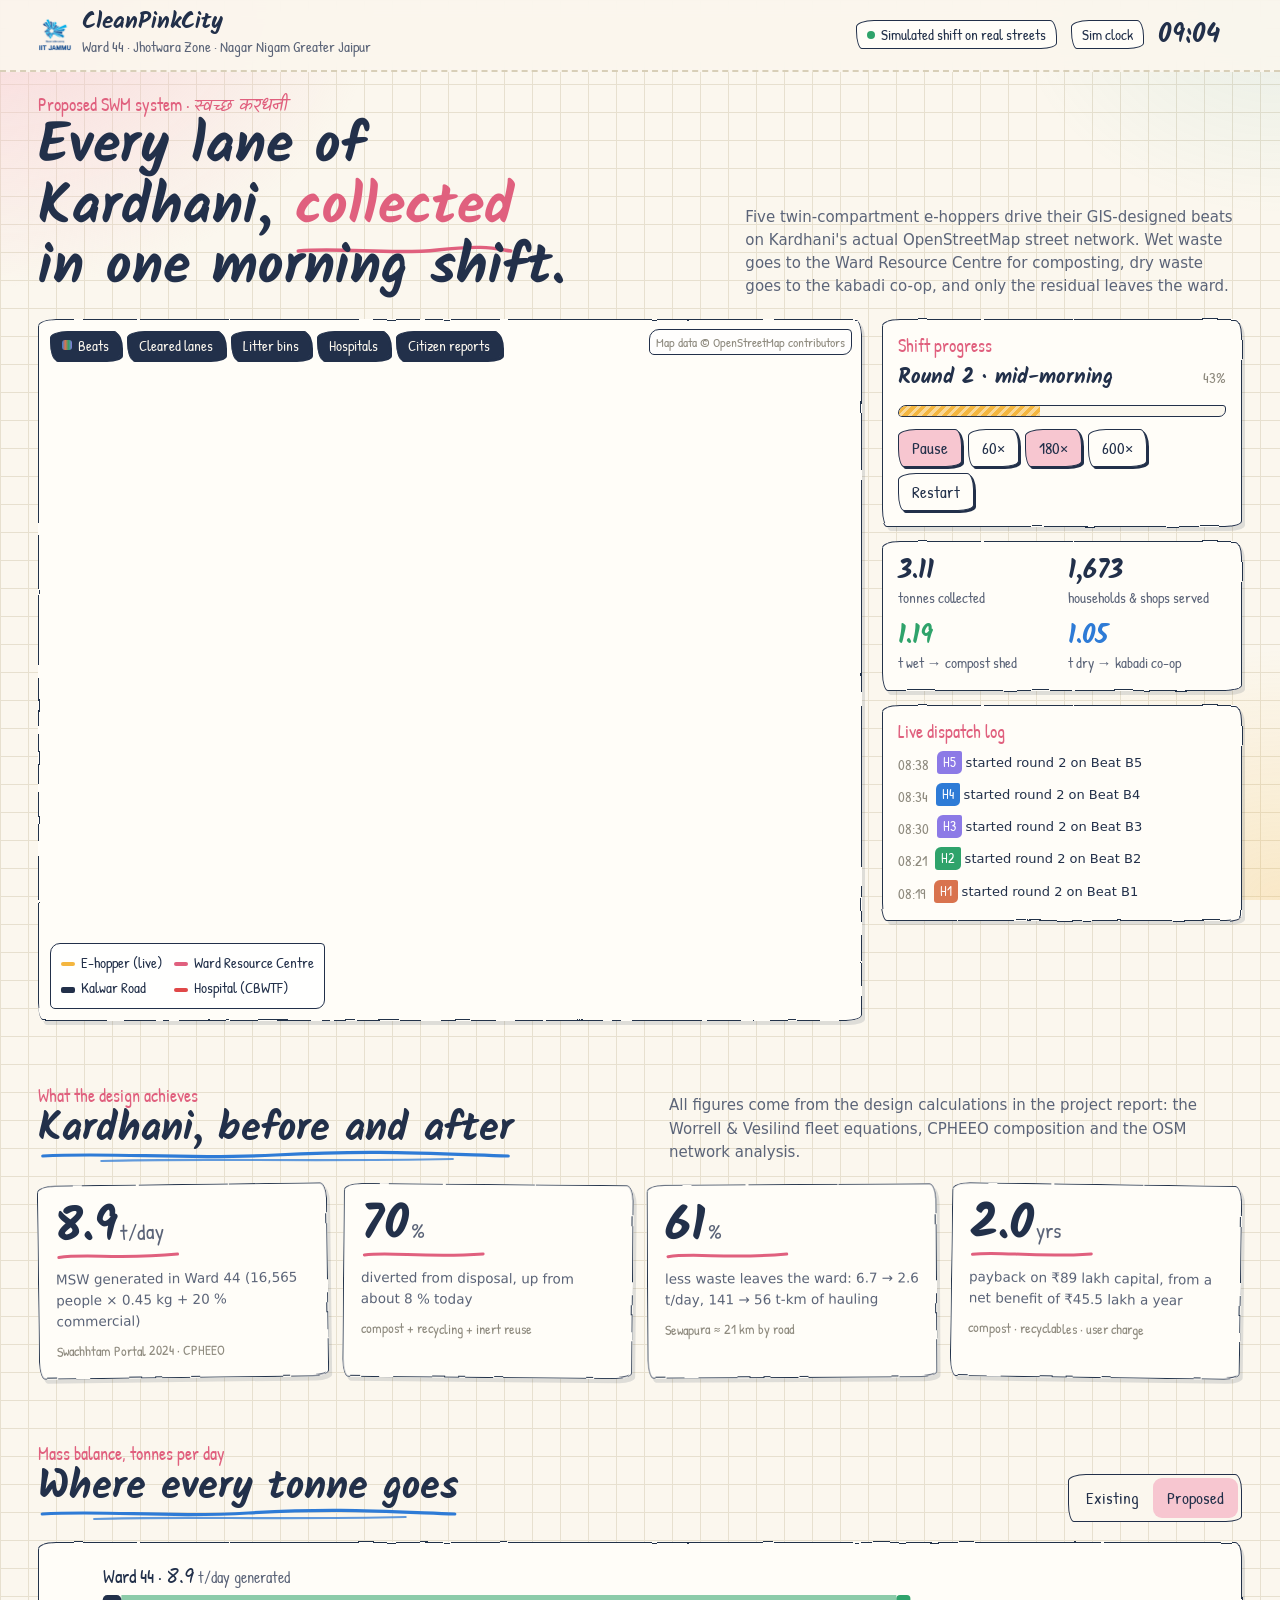
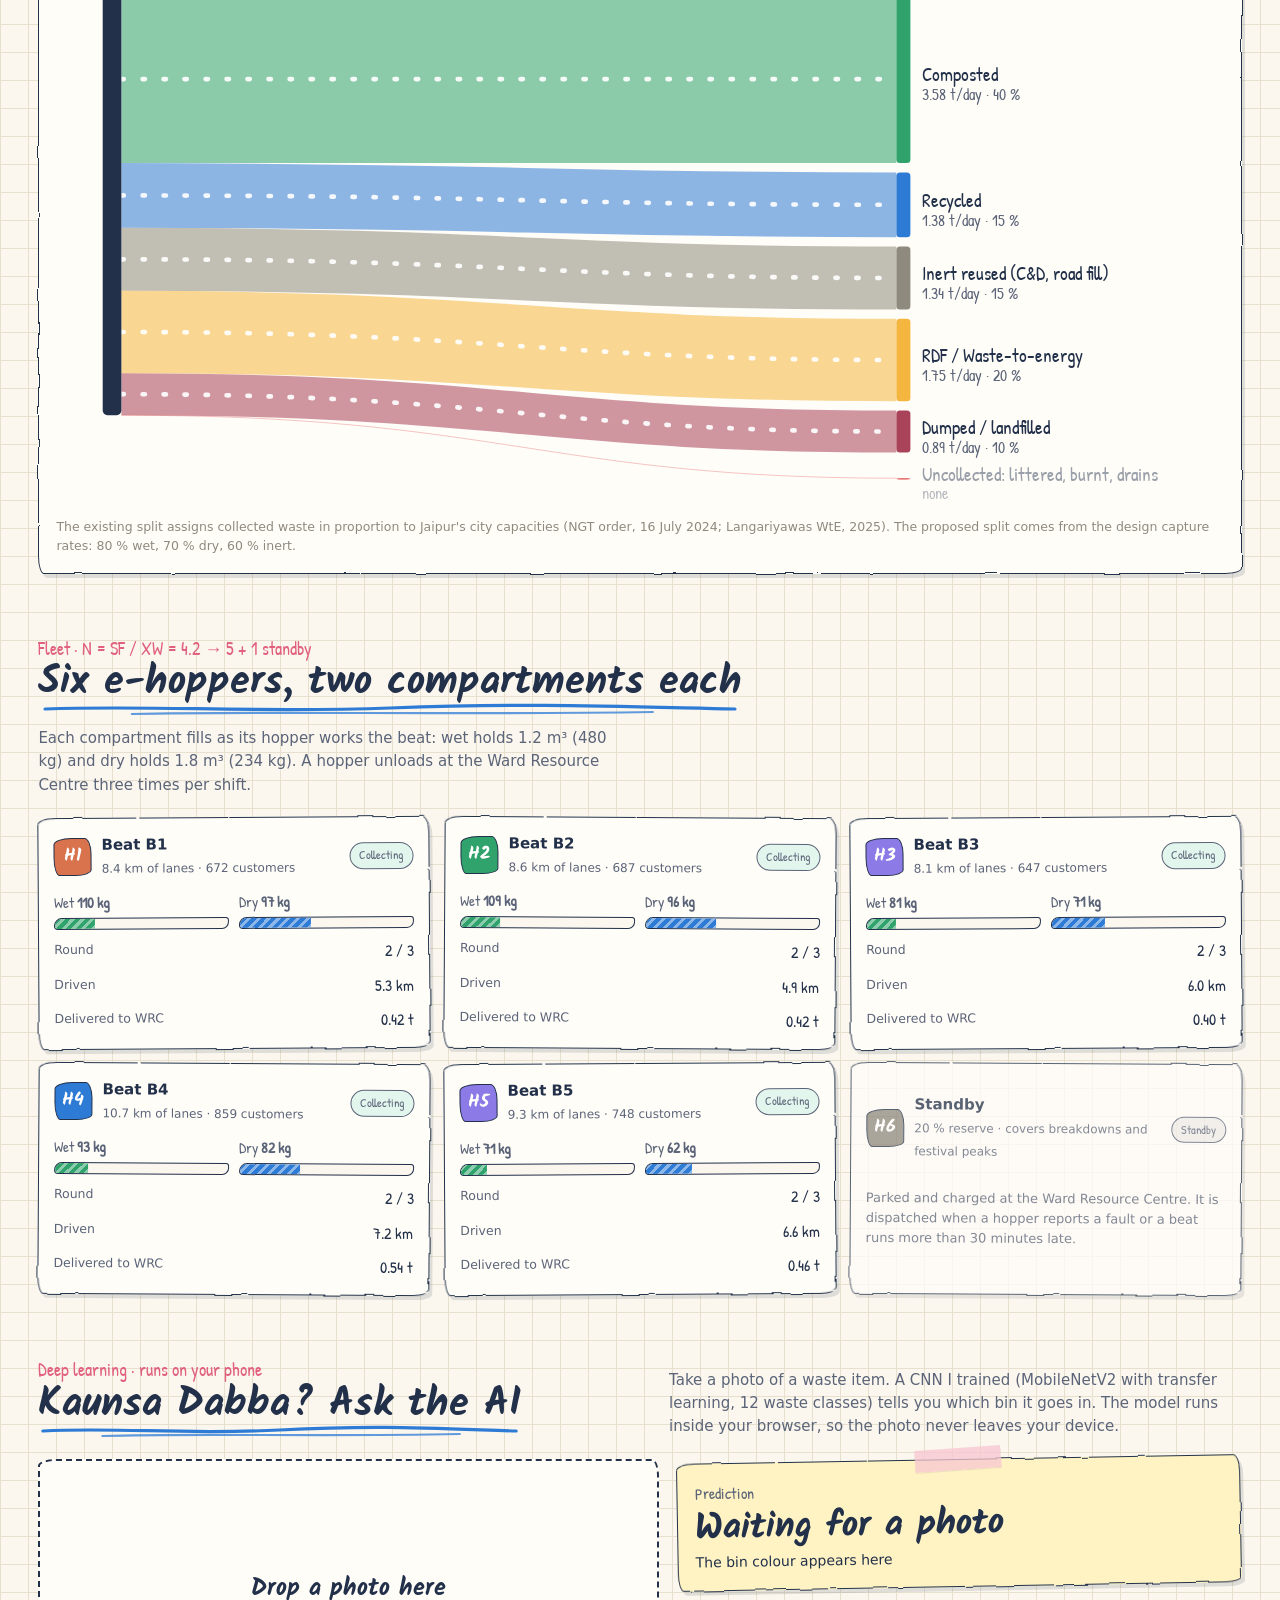
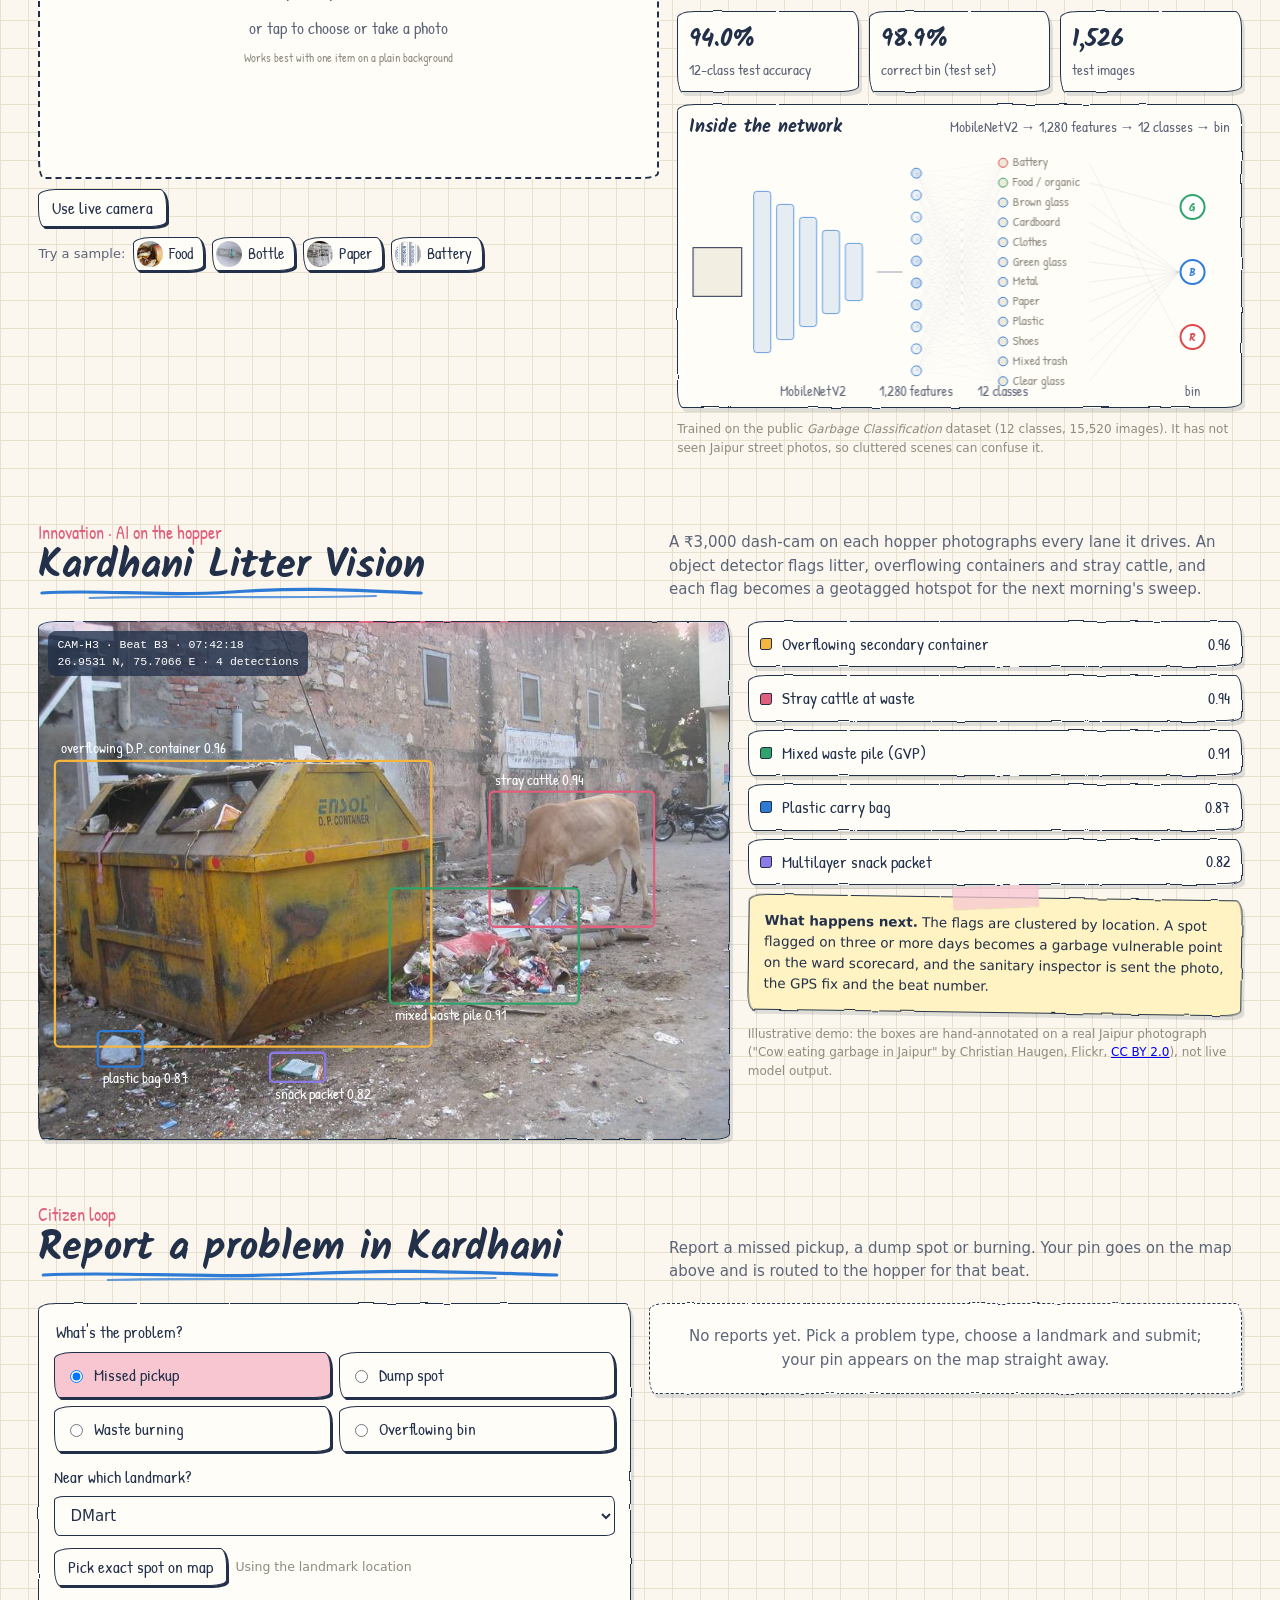
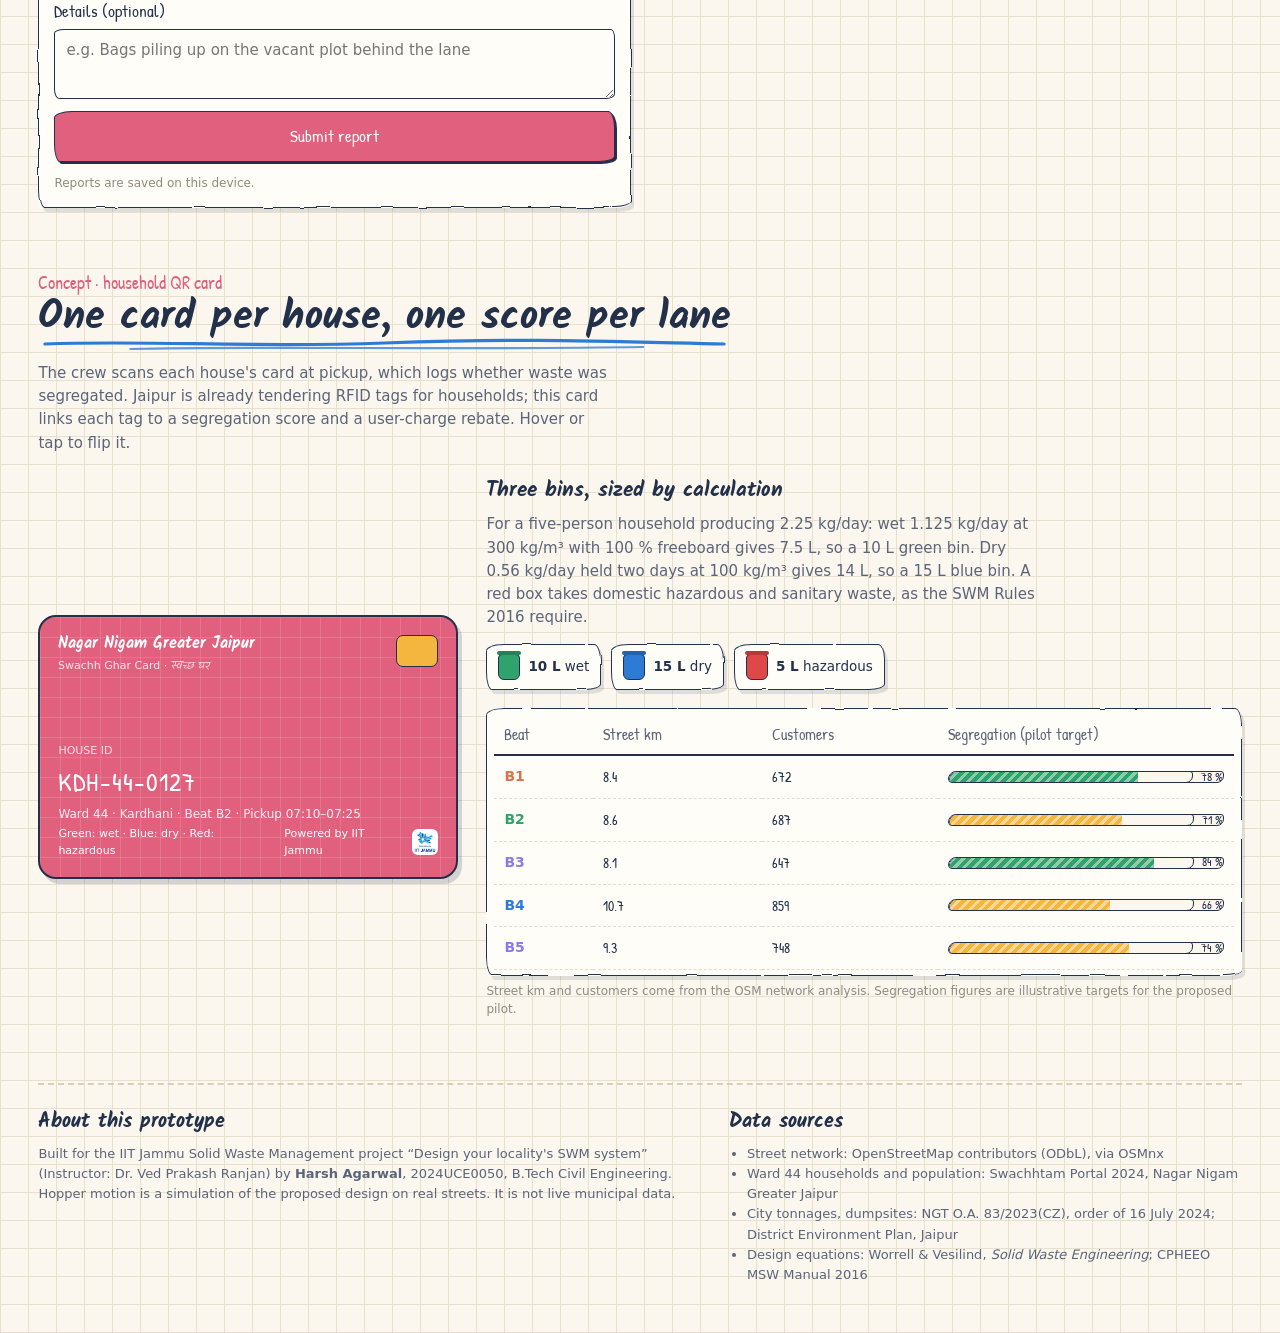
<file: web/index.html>
<!doctype html>
<html lang="en">
<head>
<meta charset="utf-8">
<meta name="viewport" content="width=device-width,initial-scale=1,viewport-fit=cover">
<meta name="author" content="Harsh Agarwal">
<meta name="description" content="CleanPinkCity: simulated ward-level SWM system for Kardhani (Ward 44), Jaipur.">
<title>CleanPinkCity</title>
<link rel="preconnect" href="https://fonts.googleapis.com">
<link rel="preconnect" href="https://fonts.gstatic.com" crossorigin>
<link rel="stylesheet" href="https://fonts.googleapis.com/css2?family=Kalam:wght@400;700&family=Patrick+Hand&display=swap">
<script src="vendor/qrcode.min.js"></script>
<link rel="stylesheet" href="css/base.css">
<link rel="stylesheet" href="css/hero.css">
<link rel="stylesheet" href="css/sections.css">
<link rel="stylesheet" href="css/bin-sorter.css">
<link rel="stylesheet" href="css/doodle.css">
<link rel="stylesheet" href="css/responsive.css">
<script defer src="js/data.js"></script>
<script defer src="js/core.js"></script>
<script defer src="js/simulation.js"></script>
<script defer src="js/map.js"></script>
<script defer src="js/fleet.js"></script>
<script defer src="js/flow.js"></script>
<script defer src="js/design.js"></script>
<script defer src="js/reports.js"></script>
<script defer src="js/nn-viz.js"></script>
<script defer src="js/bin-sorter.js"></script>
<script defer src="js/main.js"></script>
</head>
<body>
<!-- pen wobble for card outlines (used by css/doodle.css) -->
<svg width="0" height="0" style="position:absolute" aria-hidden="true" focusable="false">
  <filter id="rough" x="-2%" y="-2%" width="104%" height="104%">
    <feTurbulence type="fractalNoise" baseFrequency="0.035" numOctaves="2" seed="7"/>
    <feDisplacementMap in="SourceGraphic" scale="3.2" xChannelSelector="R" yChannelSelector="G"/>
  </filter>
</svg>

<header class="top">
  <div class="wrap">
    <div class="brand"><img src="assets/iit-jammu-logo.png" alt="IIT Jammu logo"><div><b>CleanPinkCity</b><span>Ward 44 · Jhotwara Zone · Nagar Nigam Greater Jaipur</span></div></div>
    <div class="spacer"></div>
    <span class="pill hidesm"><span class="dot"></span>Simulated shift on real streets</span>
    <span class="pill"><span class="mono" id="clockDay">Sim clock</span></span>
    <span class="clock" id="clock">06:30</span>
  </div>
</header>

<main class="wrap">
  <section class="hero" aria-label="Live map">
    <div class="hero-head">
      <div>
        <div class="eyebrow">Proposed SWM system · <span class="hi">स्वच्छ करधनी</span></div>
        <h1>Every lane of Kardhani, <em>collected</em> in one morning shift.</h1>
      </div>
      <p>Five twin-compartment e-hoppers drive their GIS-designed beats on Kardhani's actual OpenStreetMap street network. Wet waste goes to the Ward Resource Centre for composting, dry waste goes to the kabadi co-op, and only the residual leaves the ward.</p>
    </div>

    <div class="mapcard" id="mapcard">
      <canvas id="map" aria-label="Map of Kardhani Ward 44 showing hopper routes and live hopper positions"></canvas>
      <div class="maptools" role="toolbar" aria-label="Map layers">
        <button class="chip" aria-pressed="true" data-layer="beats"><span class="sw" style="background:linear-gradient(90deg,var(--b0),var(--b1),var(--b2),var(--b3))"></span>Beats</button>
        <button class="chip" aria-pressed="true" data-layer="trails">Cleared lanes</button>
        <button class="chip" aria-pressed="true" data-layer="bins">Litter bins</button>
        <button class="chip" aria-pressed="true" data-layer="hosp">Hospitals</button>
        <button class="chip" aria-pressed="true" data-layer="reports">Citizen reports</button>
      </div>
      <div class="credit">Map data © OpenStreetMap contributors</div>
      <div class="maplegend" aria-hidden="true">
        <span><i style="background:var(--marigold)"></i>E-hopper (live)</span><span><i style="background:var(--pink)"></i>Ward Resource Centre</span>
        <span><i style="background:#22304a;height:6px"></i>Kalwar Road</span><span><i style="background:#e04848"></i>Hospital (CBWTF)</span>
      </div>
      <div class="armhint" id="armhint" hidden>Tap the map to drop your report pin</div>
    </div>

    <aside class="rail">
      <div class="panel">
        <div class="eyebrow">Shift progress</div>
        <div style="display:flex;justify-content:space-between;align-items:baseline;margin-top:6px"><h3 id="phase">Morning round</h3><span class="mono muted" id="pct">0%</span></div>
        <div class="shiftbar"><i id="shiftbar"></i></div>
        <div class="ctrls">
          <button class="btn primary" id="play" aria-pressed="true">Pause</button>
          <button class="btn" data-speed="60">60×</button>
          <button class="btn" data-speed="180" aria-pressed="true">180×</button>
          <button class="btn" data-speed="600">600×</button>
          <button class="btn" id="restart">Restart</button>
        </div>
      </div>
      <div class="panel stats">
        <div class="stat"><b id="sT">0.00</b><span>tonnes collected</span></div>
        <div class="stat"><b id="sH">0</b><span>households &amp; shops served</span></div>
        <div class="stat"><b id="sW" style="color:var(--wet)">0.00</b><span>t wet → compost shed</span></div>
        <div class="stat"><b id="sD" style="color:var(--dry)">0.00</b><span>t dry → kabadi co-op</span></div>
      </div>
      <div class="panel">
        <div class="eyebrow" style="margin-bottom:8px">Live dispatch log</div>
        <ul class="feed" id="feed" aria-live="polite"></ul>
      </div>
    </aside>
  </section>

  <section class="band" aria-labelledby="kpih">
    <div class="bandhead"><div><div class="eyebrow">What the design achieves</div><h2 id="kpih">Kardhani, before and after</h2></div><p>All figures come from the design calculations in the project report: the Worrell &amp; Vesilind fleet equations, CPHEEO composition and the OSM network analysis.</p></div>
    <div class="kpis">
      <div class="kpi"><b data-count="8.9" data-dec="1">8.9<span class="u">t/day</span></b><p>MSW generated in Ward 44 (16,565 people × 0.45 kg + 20 % commercial)</p><small>Swachhtam Portal 2024 · CPHEEO</small></div>
      <div class="kpi"><b data-count="70" data-dec="0">70<span class="u">%</span></b><p>diverted from disposal, up from about 8 % today</p><small>compost + recycling + inert reuse</small></div>
      <div class="kpi"><b data-count="61" data-dec="0">61<span class="u">%</span></b><p>less waste leaves the ward: 6.7 → 2.6 t/day, 141 → 56 t-km of hauling</p><small>Sewapura ≈ 21 km by road</small></div>
      <div class="kpi"><b data-count="2.0" data-dec="1">2.0<span class="u">yrs</span></b><p>payback on ₹89 lakh capital, from a net benefit of ₹45.5 lakh a year</p><small>compost · recyclables · user charge</small></div>
    </div>
  </section>

  <section class="band" aria-labelledby="flowh">
    <div class="bandhead">
      <div><div class="eyebrow">Mass balance, tonnes per day</div><h2 id="flowh">Where every tonne goes</h2></div>
      <div class="seg" role="group" aria-label="Scenario"><button id="fEx" aria-pressed="false">Existing</button><button id="fPr" aria-pressed="true">Proposed</button></div>
    </div>
    <div class="flowcard"><div class="flowwrap"><svg id="flow" viewBox="0 0 1000 470" role="img" aria-label="Flow of 8.9 tonnes per day from Ward 44 to six destinations"></svg></div>
      <p class="muted" style="font-size:12.5px;margin-top:8px">The existing split assigns collected waste in proportion to Jaipur's city capacities (NGT order, 16 July 2024; Langariyawas WtE, 2025). The proposed split comes from the design capture rates: 80 % wet, 70 % dry, 60 % inert.</p></div>
  </section>

  <section class="band" aria-labelledby="fleeth">
    <div class="bandhead"><div><div class="eyebrow">Fleet · N = SF / XW = 4.2 → 5 + 1 standby</div><h2 id="fleeth">Six e-hoppers, two compartments each</h2></div><p>Each compartment fills as its hopper works the beat: wet holds 1.2 m³ (480 kg) and dry holds 1.8 m³ (234 kg). A hopper unloads at the Ward Resource Centre three times per shift.</p></div>
    <div class="fleet" id="fleet"></div>
  </section>


  <section class="band" aria-labelledby="aih" id="ai">
    <div class="bandhead"><div><div class="eyebrow">Deep learning · runs on your phone</div><h2 id="aih">Kaunsa Dabba? Ask the AI</h2></div><p>Take a photo of a waste item. A CNN I trained (MobileNetV2 with transfer learning, 12 waste classes) tells you which bin it goes in. The model runs inside your browser, so the photo never leaves your device.</p></div>
    <div class="ai">
      <div>
        <label class="drop" id="drop" for="aifile">
          <div class="hint" id="aihint"><b>Drop a photo here</b><span>or tap to choose or take a photo</span><span class="muted" style="font-size:12px">Works best with one item on a plain background</span></div>
          <img id="aiimg" alt="Your waste photo" hidden>
          <video id="aivid" playsinline muted hidden></video>
        </label>
        <input type="file" id="aifile" accept="image/*" capture="environment" hidden>
        <div class="camerabar">
          <button class="btn" type="button" id="camOn">Use live camera</button>
          <button class="btn pink" type="button" id="camSnap" hidden>Snap &amp; classify</button>
          <button class="btn" type="button" id="camOff" hidden>Stop camera</button>
        </div>
        <div class="samples">Try a sample:
          <button type="button" data-sample="samples/banana.jpg"><img src="samples/banana.jpg" alt="">Food</button>
          <button type="button" data-sample="samples/bottle.jpg"><img src="samples/bottle.jpg" alt="">Bottle</button>
          <button type="button" data-sample="samples/newspaper.jpg"><img src="samples/newspaper.jpg" alt="">Paper</button>
          <button type="button" data-sample="samples/battery.jpg"><img src="samples/battery.jpg" alt="">Battery</button>
        </div>
      </div>
      <div style="display:grid;gap:12px">
        <div class="verdict v-idle" id="verdict" aria-live="polite"><small>Prediction</small><b id="vbin">Waiting for a photo</b><span id="vcls">The bin colour appears here</span></div>
        <ul class="probs" id="probs"></ul>
        <div class="mstats">
          <div><b>94.0%</b><span>12-class test accuracy</span></div>
          <div><b>98.9%</b><span>correct bin (test set)</span></div>
          <div><b>1,526</b><span>test images</span></div>
        </div>
        <div class="nnwrap">
          <div class="nnhead"><b>Inside the network</b><span id="nnstate">MobileNetV2 → 1,280 features → 12 classes → bin</span></div>
          <canvas id="nnviz" aria-label="Animated diagram of the neural network: a photo passes through convolution layers, 1,280 features, 12 waste classes and three bins"></canvas>
        </div>
        <p class="muted" style="font-size:12px">Trained on the public <i>Garbage Classification</i> dataset (12 classes, 15,520 images). It has not seen Jaipur street photos, so cluttered scenes can confuse it.</p>
      </div>
    </div>
  </section>

  <section class="band" aria-labelledby="lvh">
    <div class="bandhead"><div><div class="eyebrow">Innovation · AI on the hopper</div><h2 id="lvh">Kardhani Litter Vision</h2></div><p>A ₹3,000 dash-cam on each hopper photographs every lane it drives. An object detector flags litter, overflowing containers and stray cattle, and each flag becomes a geotagged hotspot for the next morning's sweep.</p></div>
    <div class="lv">
      <div class="lvimg">
        <img src="assets/litter-vision.jpg" alt="A Jaipur street with an overflowing yellow municipal container and a cow eating scattered garbage" width="900" height="675">
        <svg viewBox="0 0 900 675" aria-hidden="true">
          <g class="box"><rect x="22" y="182" width="490" height="372" rx="6" stroke="#f4b63f"/><rect x="22" y="152" width="300" height="28" rx="4" fill="#f4b63f" stroke="none" style="animation:none"/><text x="30" y="172">overflowing D.P. container 0.96</text></g>
          <g class="box"><rect x="588" y="222" width="214" height="176" rx="6" stroke="#e0607e" style="animation-delay:.5s"/><rect x="588" y="194" width="196" height="26" rx="4" fill="#e0607e" stroke="none" style="animation:none"/><text x="595" y="213">stray cattle 0.94</text></g>
          <g class="box"><rect x="458" y="348" width="246" height="150" rx="6" stroke="#2fa36b" style="animation-delay:1s"/><rect x="458" y="500" width="230" height="26" rx="4" fill="#2fa36b" stroke="none" style="animation:none"/><text x="465" y="519">mixed waste pile 0.91</text></g>
          <g class="box"><rect x="78" y="534" width="58" height="46" rx="5" stroke="#2e7bd6" style="animation-delay:1.5s"/><rect x="78" y="584" width="150" height="24" rx="4" fill="#2e7bd6" stroke="none" style="animation:none"/><text x="84" y="602">plastic bag 0.87</text></g>
          <g class="box"><rect x="302" y="562" width="72" height="38" rx="5" stroke="#8c7ae6" style="animation-delay:2s"/><rect x="302" y="604" width="168" height="24" rx="4" fill="#8c7ae6" stroke="none" style="animation:none"/><text x="308" y="622">snack packet 0.82</text></g>
        </svg>
        <div class="scan" aria-hidden="true"></div>
        <div class="hud">CAM-H3 · Beat B3 · 07:42:18<br>26.9531 N, 75.7066 E · 4 detections</div>
      </div>
      <div style="display:grid;gap:12px">
        <ul class="det">
          <li><i style="background:#f4b63f"></i><span>Overflowing secondary container</span><b>0.96</b></li>
          <li><i style="background:#e0607e"></i><span>Stray cattle at waste</span><b>0.94</b></li>
          <li><i style="background:#2fa36b"></i><span>Mixed waste pile (GVP)</span><b>0.91</b></li>
          <li><i style="background:#2e7bd6"></i><span>Plastic carry bag</span><b>0.87</b></li>
          <li><i style="background:#8c7ae6"></i><span>Multilayer snack packet</span><b>0.82</b></li>
        </ul>
        <div class="panel" style="font-size:13.5px"><b>What happens next.</b> The flags are clustered by location. A spot flagged on three or more days becomes a garbage vulnerable point on the ward scorecard, and the sanitary inspector is sent the photo, the GPS fix and the beat number.</div>
        <p class="muted" style="font-size:12px">Illustrative demo: the boxes are hand-annotated on a real Jaipur photograph ("Cow eating garbage in Jaipur" by Christian Haugen, Flickr, <a href="https://creativecommons.org/licenses/by/2.0/" target="_blank" rel="noopener">CC BY 2.0</a>), not live model output.</p>
      </div>
    </div>
  </section>

  <section class="band" aria-labelledby="reph">
    <div class="bandhead"><div><div class="eyebrow">Citizen loop</div><h2 id="reph">Report a problem in Kardhani</h2></div><p>Report a missed pickup, a dump spot or burning. Your pin goes on the map above and is routed to the hopper for that beat.</p></div>
    <div class="report">
      <form class="panel" id="rform" novalidate>
        <fieldset style="border:0;padding:0;margin:0;display:grid;gap:8px"><legend style="font-size:13px;font-weight:600;margin-bottom:6px">What's the problem?</legend>
          <div class="types">
            <label><input type="radio" name="type" value="Missed pickup" checked>Missed pickup</label>
            <label><input type="radio" name="type" value="Garbage dump spot">Dump spot</label>
            <label><input type="radio" name="type" value="Waste burning">Waste burning</label>
            <label><input type="radio" name="type" value="Overflowing bin">Overflowing bin</label>
          </div>
        </fieldset>
        <label for="rland">Near which landmark?<select id="rland"></select></label>
        <div style="display:flex;gap:8px;align-items:center;flex-wrap:wrap"><button type="button" class="btn" id="pick">Pick exact spot on map</button><span class="muted" id="pickstate" style="font-size:12.5px">Using the landmark location</span></div>
        <label for="rnote">Details (optional)<textarea id="rnote" maxlength="200" placeholder="e.g. Bags piling up on the vacant plot behind the lane"></textarea></label>
        <button class="btn pink" type="submit" style="padding:11px">Submit report</button>
        <p class="muted" id="rmode" style="font-size:12px"></p>
      </form>
      <div>
        <ul class="reports" id="rlist"></ul>
        <div class="empty" id="rempty">No reports yet. Pick a problem type, choose a landmark and submit; your pin appears on the map straight away.</div>
      </div>
    </div>
  </section>

  <section class="band" aria-labelledby="cardh">
    <div class="bandhead"><div><div class="eyebrow">Concept · household QR card</div><h2 id="cardh">One card per house, one score per lane</h2></div><p>The crew scans each house's card at pickup, which logs whether waste was segregated. Jaipur is already tendering RFID tags for households; this card links each tag to a segregation score and a user-charge rebate. Hover or tap to flip it.</p></div>
    <div class="cardzone">
      <div class="flip" id="flip" tabindex="0" role="button" aria-label="Household card, press to flip">
        <div class="flip-in">
          <div class="face front">
            <div class="fhead"><div><b>Nagar Nigam Greater Jaipur</b><span>Swachh Ghar Card · <span class="hi">स्वच्छ घर</span></span></div><div class="chipgold" aria-hidden="true"></div></div>
            <div class="fmid"><div><span style="font-size:11px;opacity:.8">HOUSE ID</span><div class="id">KDH-44-0127</div><span style="font-size:12px;opacity:.9">Ward 44 · Kardhani · Beat B2 · Pickup 07:10–07:25</span></div></div>
            <div class="ffoot"><span>Green: wet · Blue: dry · Red: hazardous</span><span style="display:flex;align-items:center;gap:6px">Powered by IIT Jammu <img src="assets/iit-jammu-logo.png" alt=""></span></div>
          </div>
          <div class="face back">
            <div id="qr" aria-label="QR code for house KDH-44-0127"></div>
            <div style="display:grid;gap:8px;justify-items:start">
              <div class="ring" style="--p:92"><b>92</b></div>
              <div style="font-size:13px"><b>Segregation score</b><br><span class="muted">26 of 28 pickups segregated this month</span></div>
              <span class="pill" style="border-color:var(--good);color:var(--good)">₹10 rebate earned</span>
            </div>
          </div>
        </div>
      </div>
      <div>
        <h3>Three bins, sized by calculation</h3>
        <p style="color:var(--ink-2);margin-top:6px;max-width:58ch">For a five-person household producing 2.25 kg/day: wet 1.125 kg/day at 300 kg/m³ with 100 % freeboard gives 7.5 L, so a 10 L green bin. Dry 0.56 kg/day held two days at 100 kg/m³ gives 14 L, so a 15 L blue bin. A red box takes domestic hazardous and sanitary waste, as the SWM Rules 2016 require.</p>
        <div class="bins3">
          <div class="bin"><i style="background:var(--wet)"></i><span><b>10 L</b> wet</span></div>
          <div class="bin"><i style="background:var(--dry)"></i><span><b>15 L</b> dry</span></div>
          <div class="bin"><i style="background:var(--haz)"></i><span><b>5 L</b> hazardous</span></div>
        </div>
        <div class="tablewrap" style="margin-top:18px">
          <table class="score">
            <thead><tr><th>Beat</th><th>Street km</th><th>Customers</th><th class="barcell">Segregation (pilot target)</th></tr></thead>
            <tbody id="scoreBody"></tbody>
          </table>
        </div>
        <p class="muted" style="font-size:12px;margin-top:6px">Street km and customers come from the OSM network analysis. Segregation figures are illustrative targets for the proposed pilot.</p>
      </div>
    </div>
  </section>

  <footer>
    <div>
      <h3>About this prototype</h3>
      <p>Built for the IIT Jammu Solid Waste Management project “Design your locality's SWM system” (Instructor: Dr. Ved Prakash Ranjan) by <b>Harsh Agarwal</b>, 2024UCE0050, B.Tech Civil Engineering. Hopper motion is a simulation of the proposed design on real streets. It is not live municipal data.</p>
    </div>
    <div>
      <h3>Data sources</h3>
      <ul>
        <li>Street network: OpenStreetMap contributors (ODbL), via OSMnx</li>
        <li>Ward 44 households and population: Swachhtam Portal 2024, Nagar Nigam Greater Jaipur</li>
        <li>City tonnages, dumpsites: NGT O.A. 83/2023(CZ), order of 16 July 2024; District Environment Plan, Jaipur</li>
        <li>Design equations: Worrell &amp; Vesilind, <i>Solid Waste Engineering</i>; CPHEEO MSW Manual 2016</li>
      </ul>
    </div>
  </footer>
</main>
<div class="toast" id="toast" hidden></div>

</body>
</html>
</file>
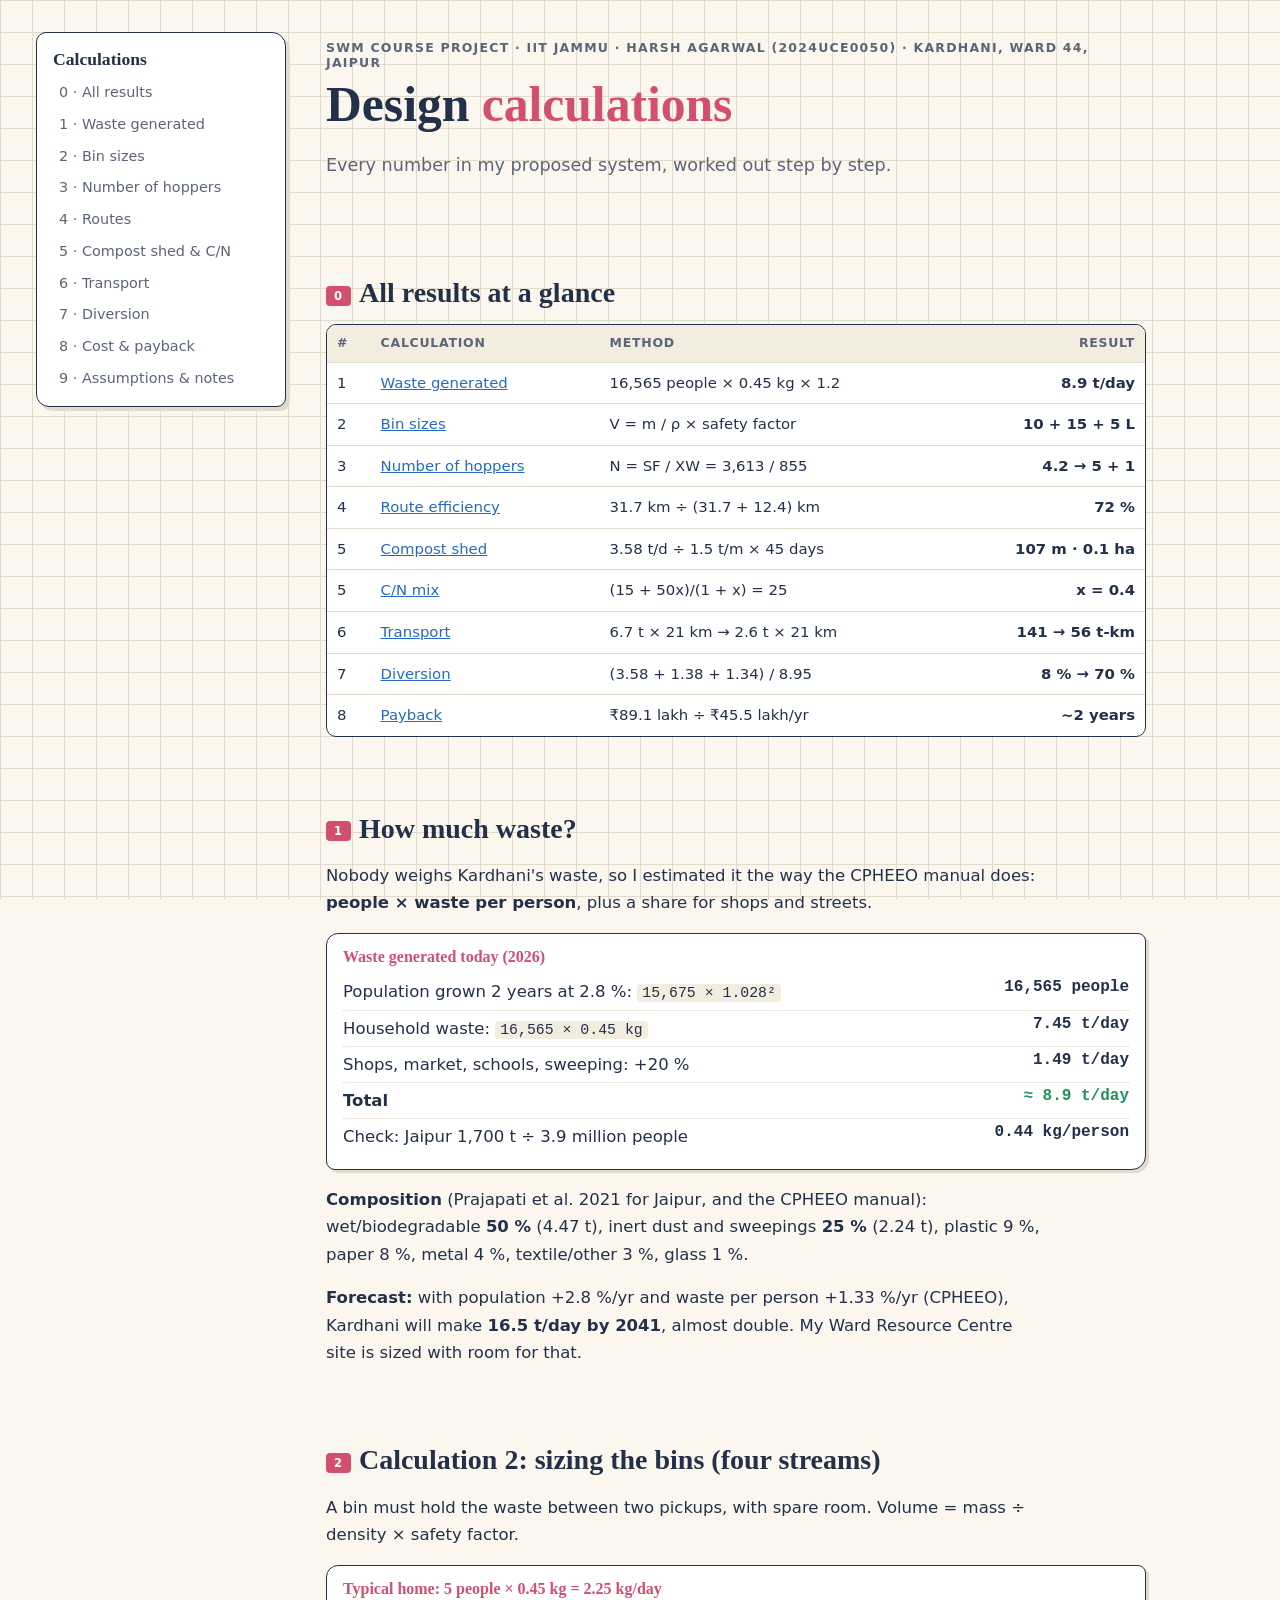
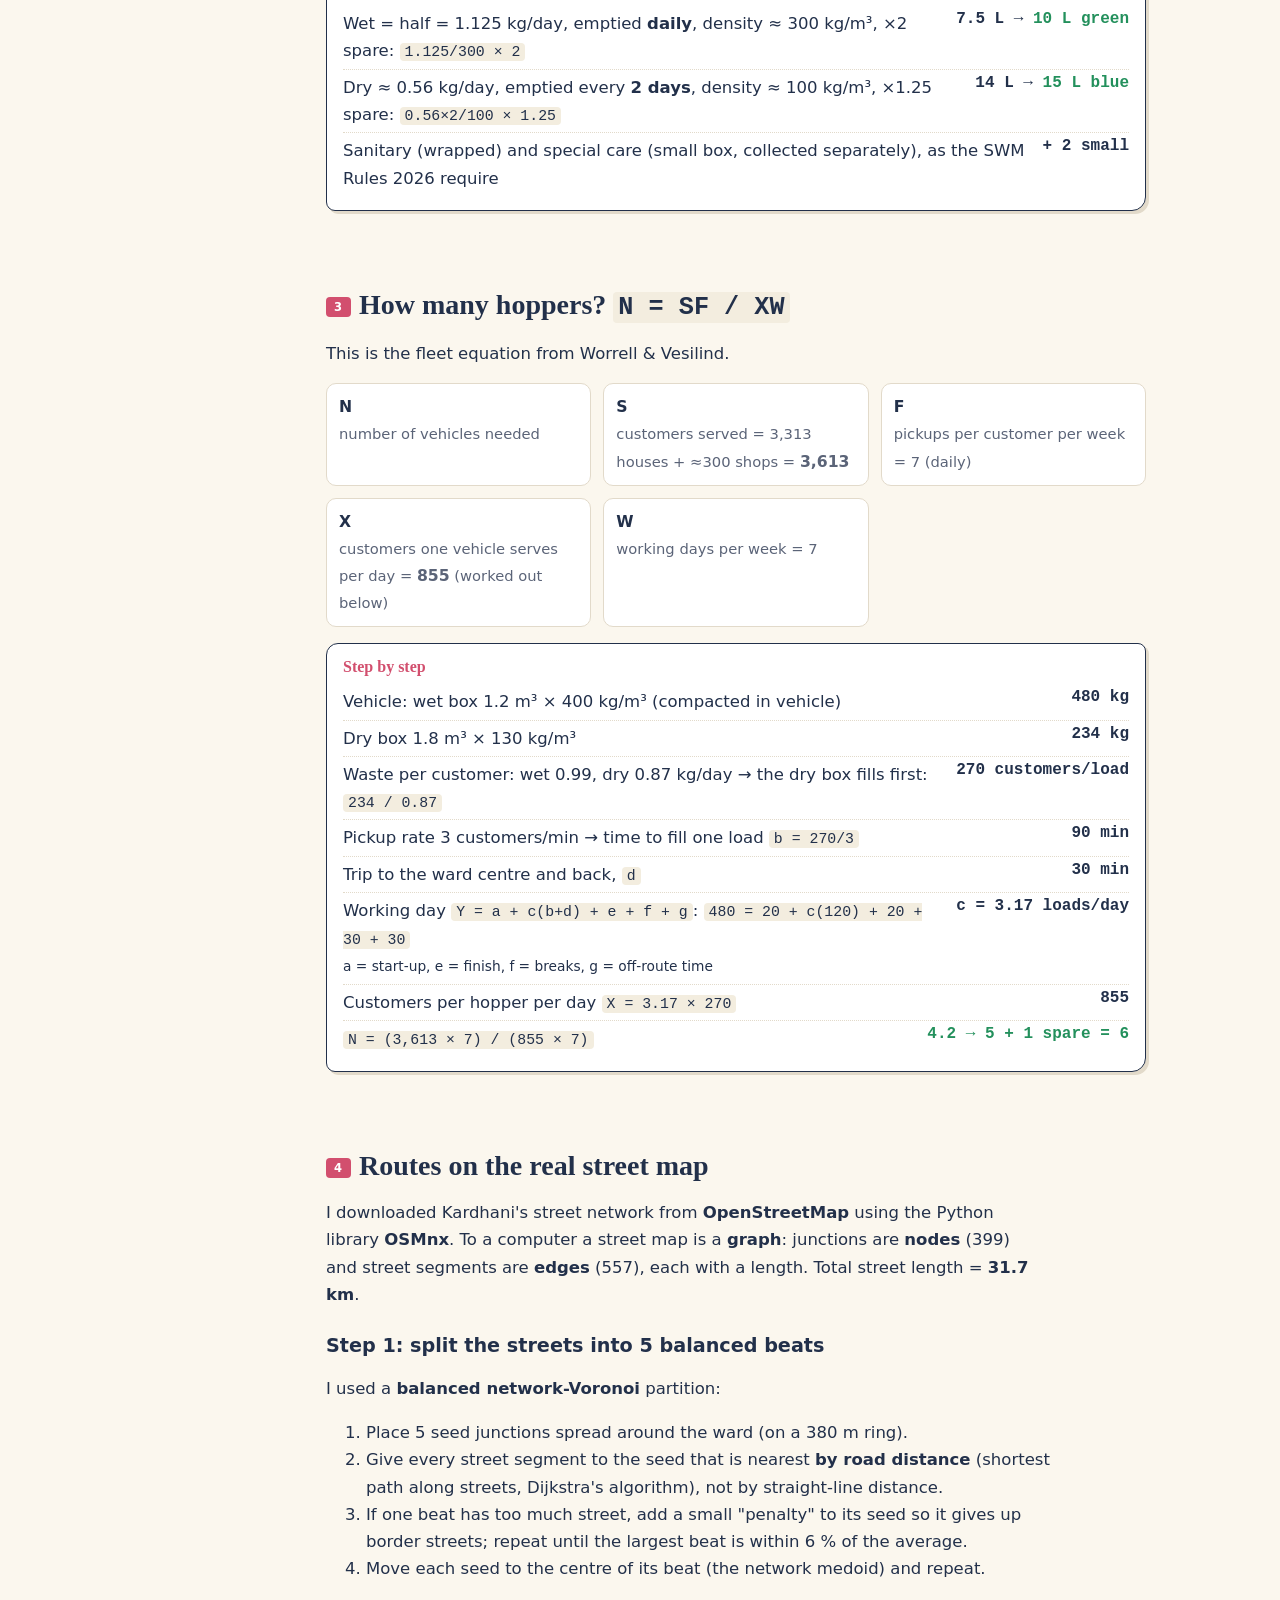
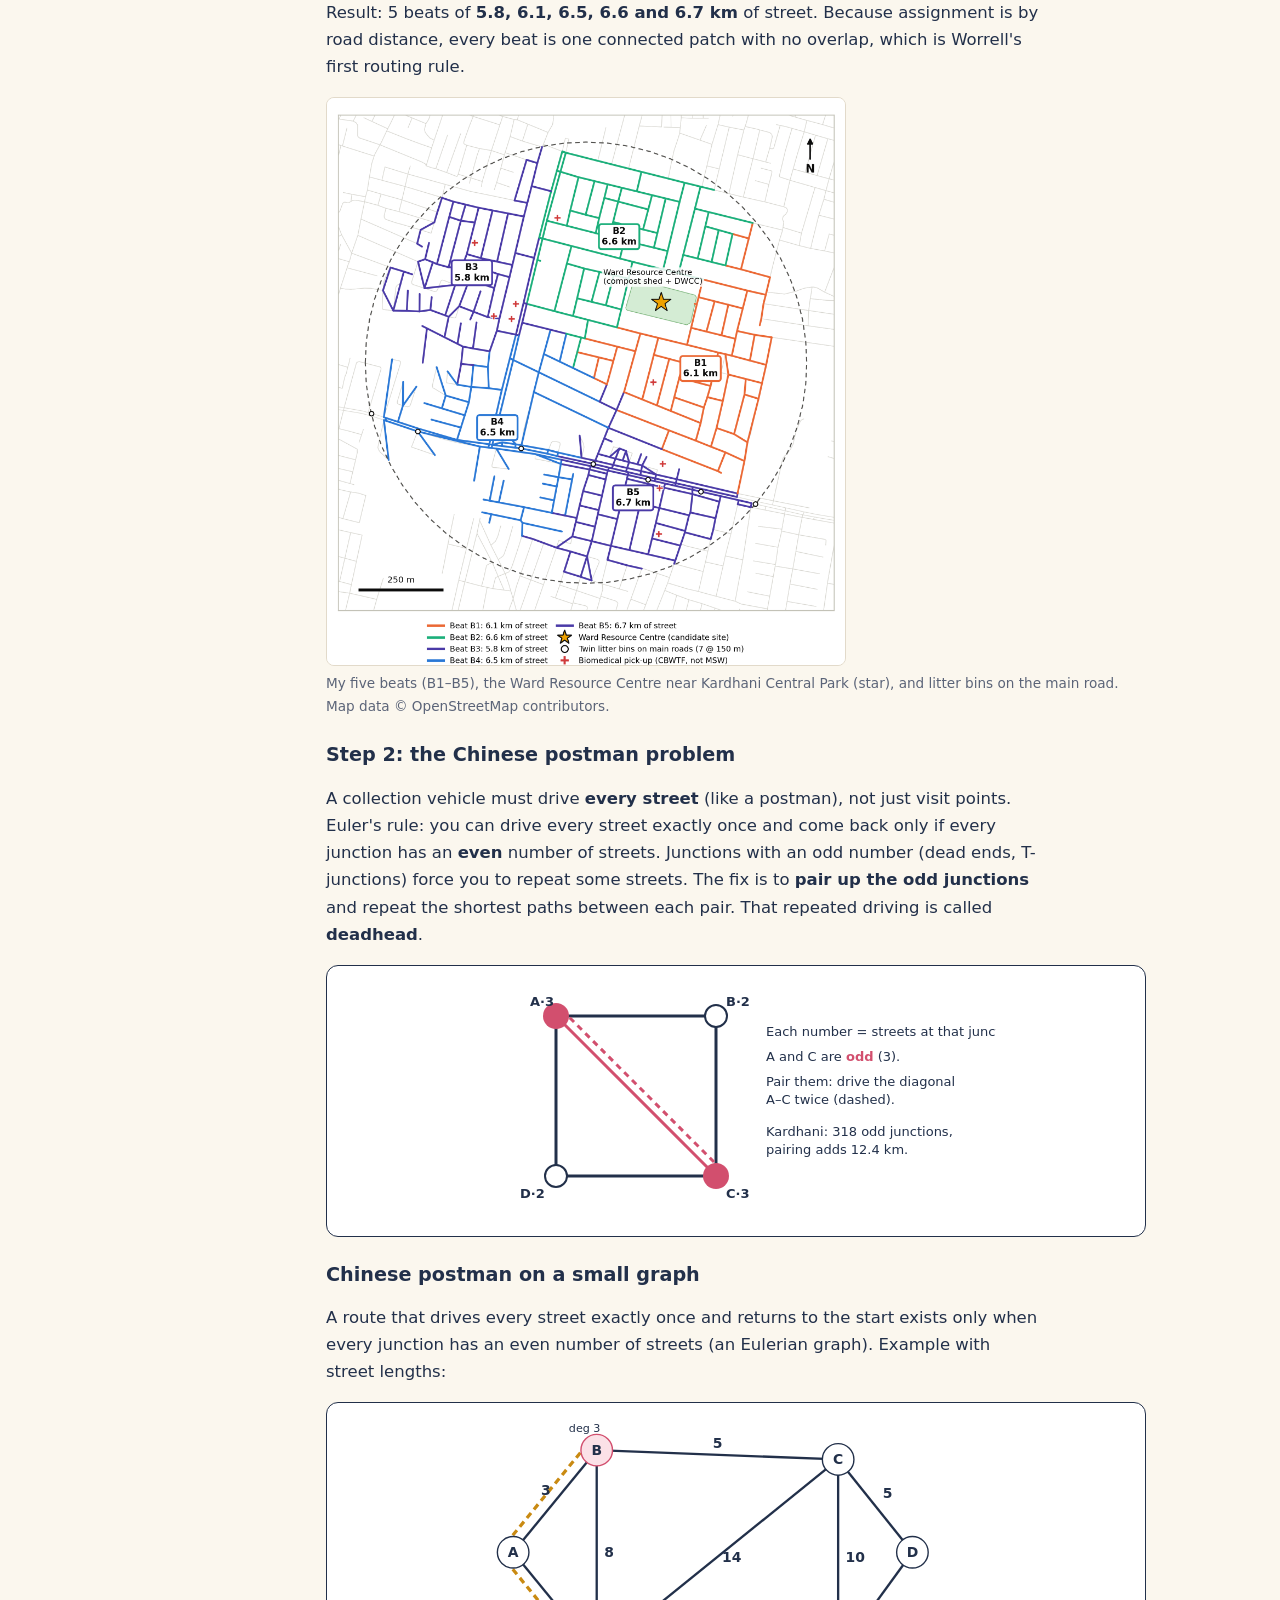
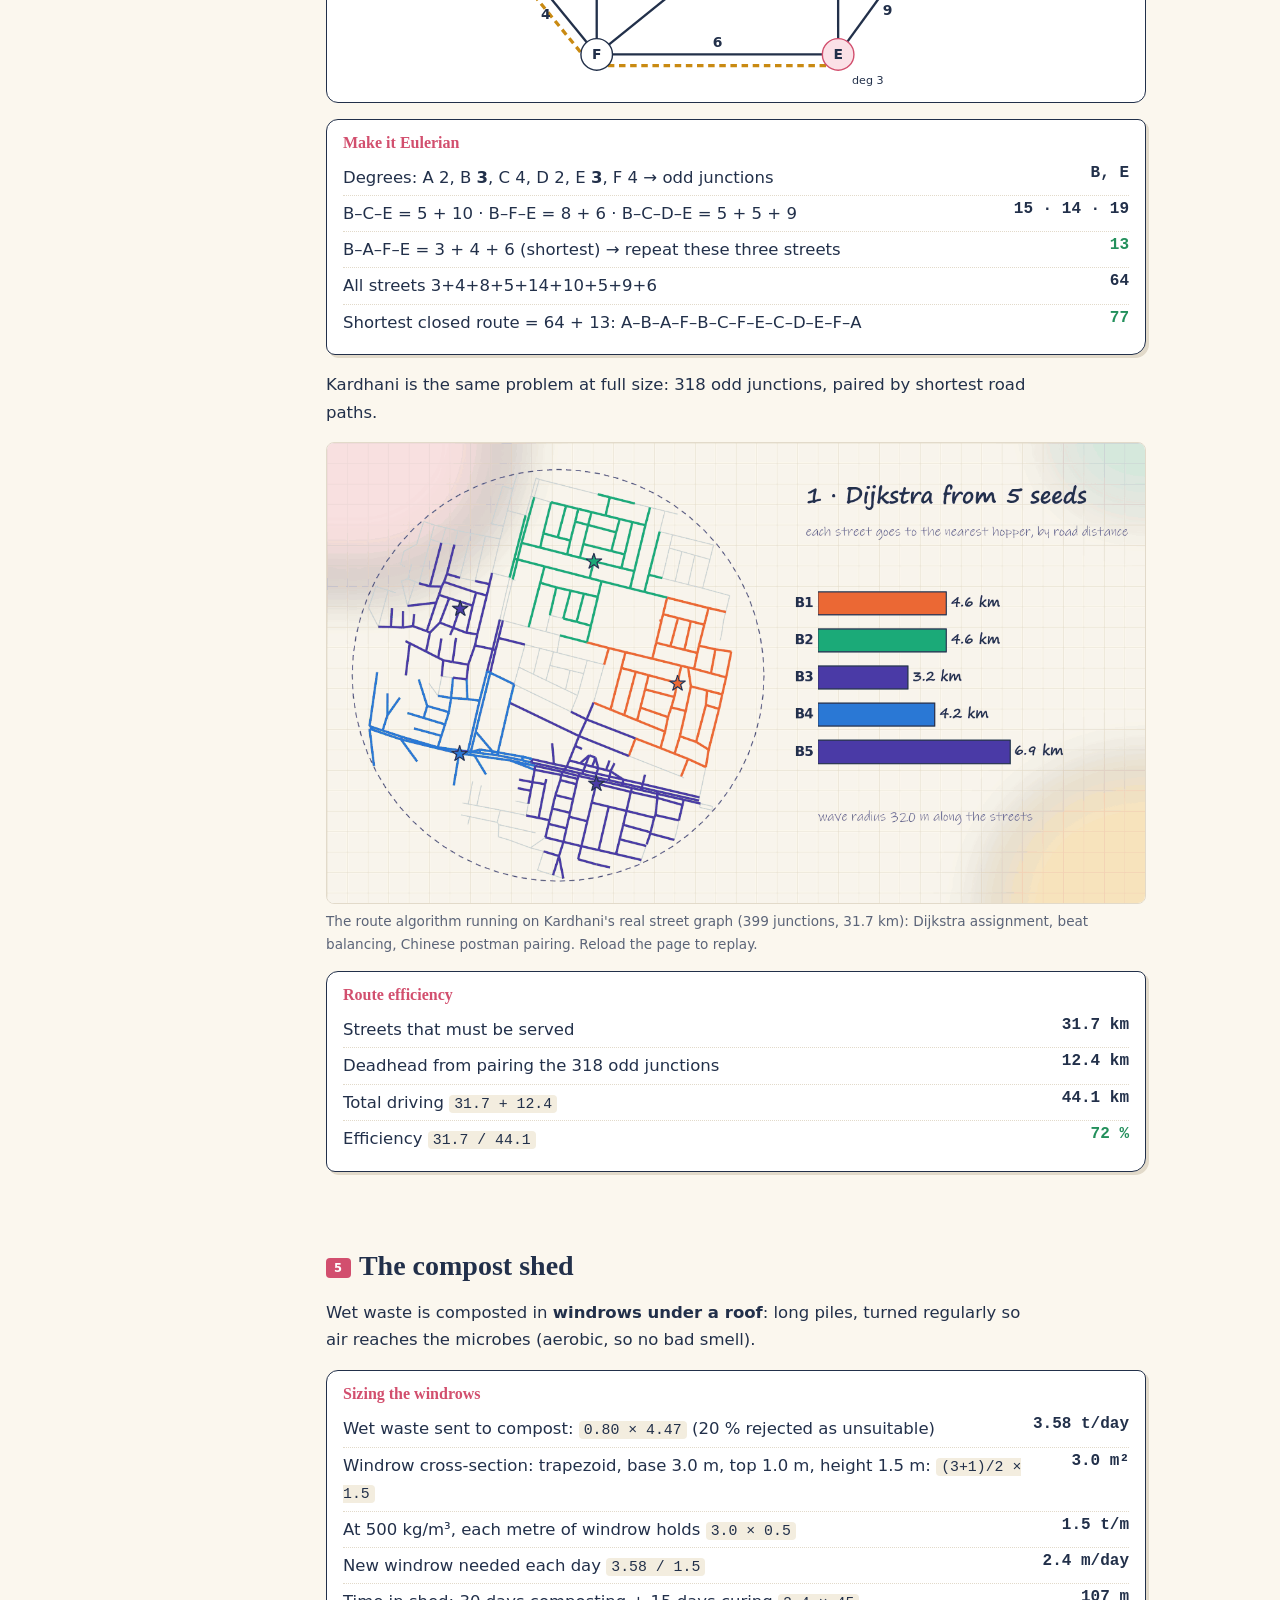
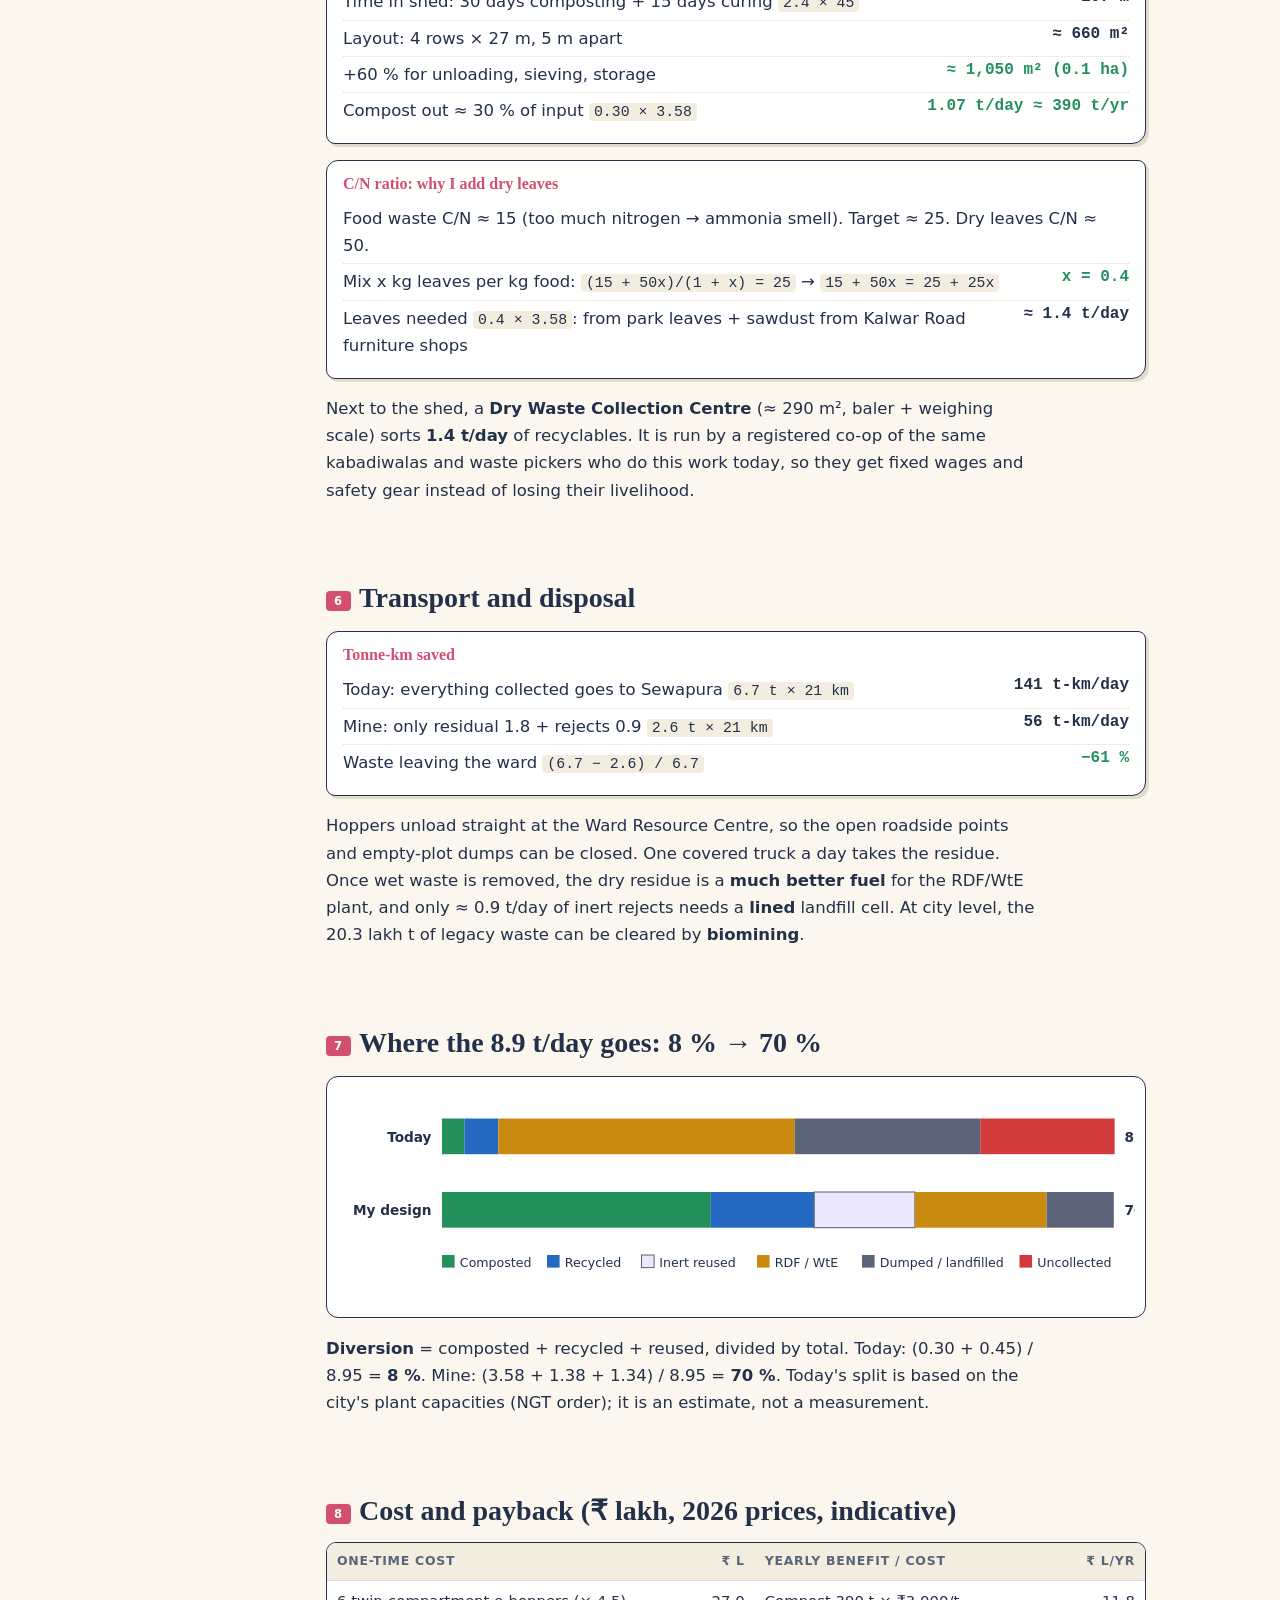
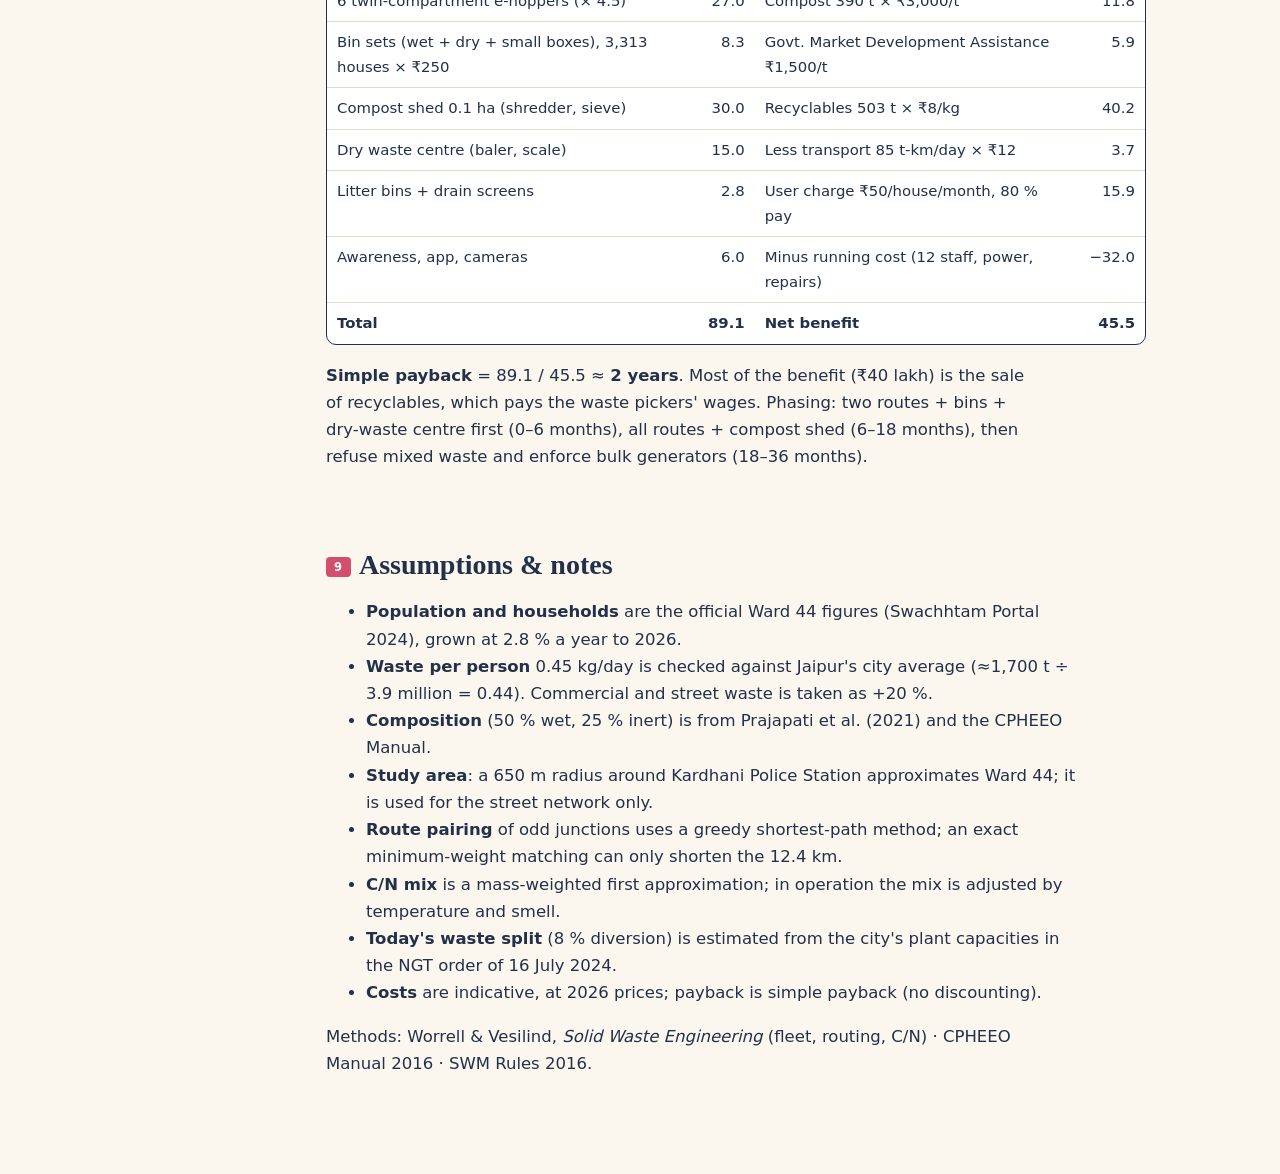
<file: web/calculations.html>
<!doctype html>
<html lang="en">
<head>
<meta charset="utf-8">
<meta name="viewport" content="width=device-width, initial-scale=1">
<title>Kardhani Design Calculations</title>
<style>
/* Layout: a field notebook. Sticky contents rail on the left, one reading column, formula cards and quiz cards inline. */
:root {
  --paper: #FBF7EE; --paper-2: #F3EDDF; --card: #FFFFFF; --ink: #22304A; --ink-2: #5B6478; --rule: #E2DACA;
  --pink: #D24F6E; --pink-soft: #FBE1E7; --wet: #23905C; --wet-soft: #DDF2E6; --dry: #2569C2; --dry-soft: #DCE9FA;
  --haz: #D23B3B; --haz-soft: #FADCDC; --gold: #C98A12; --gold-soft: #FDF0D3; --lav-soft: #ECE8FC;
  --hand: "Segoe Print", "Ink Free", "Comic Sans MS", cursive;
  --note: "Ink Free", "Segoe Print", cursive;
  --body: "Segoe UI", system-ui, -apple-system, "Helvetica Neue", Arial, sans-serif;
  --mono: "Cascadia Mono", Consolas, "Courier New", monospace;
  color-scheme: light;
}
* { box-sizing: border-box; }
html { scroll-behavior: smooth; }
@media (prefers-reduced-motion: reduce) { html { scroll-behavior: auto; } }
body {
  margin: 0; background: var(--paper); color: var(--ink); font: 16.5px/1.65 var(--body);
  background-image: linear-gradient(var(--rule) 1px, transparent 1px), linear-gradient(90deg, var(--rule) 1px, transparent 1px);
  background-size: 32px 32px; background-attachment: fixed;
}
.wrap { display: grid; grid-template-columns: 250px minmax(0, 1fr); gap: 40px; max-width: 1240px; margin: 0 auto;
  padding-block: 32px 80px; padding-left: max(16px, env(safe-area-inset-left, 0px)); padding-right: max(16px, env(safe-area-inset-right, 0px)); }
nav.toc { position: sticky; top: 20px; align-self: start; max-height: calc(100vh - 40px); overflow: auto; background: var(--card);
  border: 1.5px solid var(--ink); border-radius: 10px 14px 9px 13px; padding: 16px 16px 12px; box-shadow: 4px 4px 0 var(--rule); }
nav.toc h2 { font: 700 1.1rem var(--hand); margin: 0 0 8px; }
nav.toc ol { list-style: none; margin: 0; padding: 0; display: grid; gap: 2px; }
nav.toc a { color: var(--ink-2); text-decoration: none; font-size: .9rem; display: block; padding: 3px 6px; border-radius: 6px; }
nav.toc a:hover, nav.toc a:focus-visible { background: var(--pink-soft); color: var(--ink); }
nav.toc .part { font: 700 .72rem var(--body); letter-spacing: .08em; text-transform: uppercase; color: var(--pink); margin-top: 10px; padding-left: 6px; }
.theme-btn { margin-top: 12px; width: 100%; font: 600 .85rem var(--body); padding: 7px; border-radius: 8px; border: 1.5px solid var(--ink);
  background: var(--paper); color: var(--ink); cursor: pointer; }
main { min-width: 0; max-width: 820px; }
header.hero { padding: 8px 0 18px; }
.eyebrow { font: 700 .78rem var(--body); letter-spacing: .1em; text-transform: uppercase; color: var(--ink-2); }
h1 { font: 700 clamp(2rem, 5vw, 3.1rem)/1.15 var(--hand); margin: 6px 0 10px; text-wrap: balance; }
h1 em { font-style: normal; color: var(--pink); }
.lede { font-size: 1.1rem; color: var(--ink-2); max-width: 64ch; }
section { padding-top: 26px; }
h2 { font: 700 1.75rem/1.25 var(--hand); margin: 34px 0 6px; text-wrap: balance; }
h2 .tag { font: 700 .72rem var(--body); letter-spacing: .08em; text-transform: uppercase; color: #fff; background: var(--pink);
  padding: 3px 8px; border-radius: 4px; vertical-align: middle; margin-right: 8px; }
h3 { font: 700 1.2rem/1.3 var(--body); margin: 26px 0 6px; }
p, li { max-width: 68ch; }
a { color: var(--dry); }
.underline { background: linear-gradient(transparent 62%, var(--gold-soft) 62%); padding: 0 2px; }
.desi { background: var(--gold-soft); border: 1.5px dashed var(--gold); border-radius: 10px; padding: 10px 14px; margin: 14px 0; font-size: .97rem; }
.desi p, .desi ul, .desi ol { margin: 6px 0; }
.desi li { margin: 3px 0; }
.desi > b:first-child { font: 700 .95rem var(--note); color: var(--gold); display: block; }
.say { background: var(--wet-soft); border-left: 5px solid var(--wet); border-radius: 4px 10px 10px 4px; padding: 10px 14px; margin: 14px 0; }
.say > b:first-child { font: 700 .8rem var(--body); letter-spacing: .06em; text-transform: uppercase; color: var(--wet); display: block; }
.warn { background: var(--haz-soft); border-left: 5px solid var(--haz); border-radius: 4px 10px 10px 4px; padding: 10px 14px; margin: 14px 0; }
.warn > b:first-child { font: 700 .8rem var(--body); letter-spacing: .06em; text-transform: uppercase; color: var(--haz); display: block; }
.calc { background: var(--card); border: 1.5px solid var(--ink); border-radius: 12px 8px 14px 9px; padding: 14px 16px; margin: 16px 0;
  box-shadow: 3px 3px 0 var(--rule); overflow-x: auto; }
.calc h4 { margin: 0 0 8px; font: 700 1rem var(--hand); color: var(--pink); }
.calc .row { display: grid; grid-template-columns: minmax(0, 1fr) auto; gap: 4px 18px; padding: 4px 0; border-bottom: 1px dotted var(--rule); }
.calc .row:last-child { border-bottom: 0; }
.calc code, code { font-family: var(--mono); font-size: .9em; background: var(--paper-2); padding: 1px 5px; border-radius: 4px; }
.calc .res { font: 700 1rem var(--mono); white-space: nowrap; text-align: right; }
.calc .final { color: var(--wet); }
.grid { display: grid; gap: 12px; }
.g2 { grid-template-columns: repeat(auto-fit, minmax(230px, 1fr)); }
.g3 { grid-template-columns: repeat(auto-fit, minmax(170px, 1fr)); }
.term { background: var(--card); border: 1px solid var(--rule); border-radius: 10px; padding: 10px 12px; min-width: 0; }
.term b { display: block; font-size: .98rem; }
.term span { color: var(--ink-2); font-size: .92rem; }
.stat { background: var(--card); border-radius: 10px; padding: 10px 12px; border: 1.5px solid var(--rule); }
.stat .n { font: 700 1.5rem/1.2 var(--hand); color: var(--ink); font-variant-numeric: tabular-nums; }
.stat .l { font-size: .85rem; color: var(--ink-2); }
.chain { display: grid; grid-template-columns: repeat(auto-fit, minmax(118px, 1fr)); gap: 10px; margin: 14px 0; counter-reset: el; }
.chain div { counter-increment: el; background: var(--card); border: 1.5px solid var(--ink); border-radius: 10px; padding: 10px; position: relative; font-size: .88rem; }
.chain div::before { content: counter(el); font: 700 1.3rem var(--hand); color: var(--pink); display: block; line-height: 1; }
.chain div b { display: block; font-size: .95rem; margin: 2px 0; }
table { border-collapse: collapse; width: 100%; font-size: .93rem; }
.tbl { overflow-x: auto; margin: 14px 0; background: var(--card); border: 1.5px solid var(--ink); border-radius: 10px; }
th, td { text-align: left; padding: 8px 10px; border-bottom: 1px solid var(--rule); vertical-align: top; }
th { font-size: .78rem; letter-spacing: .06em; text-transform: uppercase; color: var(--ink-2); background: var(--paper-2); }
td.num, th.num { text-align: right; font-variant-numeric: tabular-nums; white-space: nowrap; }
tr:last-child td { border-bottom: 0; }
figure { margin: 16px 0; }
figure img { display: block; max-width: 100%; height: auto; border-radius: 8px; border: 1.5px solid var(--rule); background: #fff; }
figcaption { font-size: .85rem; color: var(--ink-2); margin-top: 6px; }
.svgbox { overflow-x: auto; background: var(--card); border: 1.5px solid var(--ink); border-radius: 12px; padding: 10px; margin: 16px 0; }
.svgbox svg { display: block; min-width: 620px; width: 100%; height: auto; }
.svgbox.small svg { min-width: 360px; max-width: 520px; margin: 0 auto; }
svg text { font-family: var(--body); fill: var(--ink); }
svg .hand { font-family: var(--hand); }
svg .muted { fill: var(--ink-2); }
svg .ln { stroke: var(--ink); fill: none; }
svg .card { fill: var(--card); stroke: var(--ink); stroke-width: 1.5; }
svg .wetf { fill: var(--wet-soft); stroke: var(--wet); stroke-width: 1.5; }
svg .dryf { fill: var(--dry-soft); stroke: var(--dry); stroke-width: 1.5; }
svg .hazf { fill: var(--haz-soft); stroke: var(--haz); stroke-width: 1.5; }
svg .goldf { fill: var(--gold-soft); stroke: var(--gold); stroke-width: 1.5; }
svg .pinkf { fill: var(--pink-soft); stroke: var(--pink); stroke-width: 1.5; }
svg .lavf { fill: var(--lav-soft); stroke: var(--ink-2); stroke-width: 1.5; }
svg .arrow { stroke: var(--ink-2); stroke-width: 2; fill: none; marker-end: url(#ah); }
svg .arrowres { stroke: var(--gold); stroke-width: 3; fill: none; marker-end: url(#ahg); }
/* quiz */
.qtools { display: flex; flex-wrap: wrap; gap: 8px; margin: 12px 0 6px; align-items: center; }
.qtools button { font: 600 .85rem var(--body); padding: 6px 12px; border-radius: 999px; border: 1.5px solid var(--ink); background: var(--card); color: var(--ink); cursor: pointer; }
.qtools button[aria-pressed="true"] { background: var(--ink); color: var(--paper); }
.qtools .count { font-size: .85rem; color: var(--ink-2); margin-left: auto; }
details.q { background: var(--card); border: 1.5px solid var(--rule); border-radius: 10px; margin: 8px 0; padding: 0 14px; }
details.q[open] { border-color: var(--ink); }
details.q summary { cursor: pointer; padding: 11px 0; font-weight: 600; list-style: none; display: flex; gap: 10px; align-items: baseline; }
details.q summary::-webkit-details-marker { display: none; }
details.q summary::before { content: "Q"; font: 700 .9rem var(--hand); color: var(--pink); flex: none; }
details.q .a { padding: 0 0 12px; border-top: 1px dashed var(--rule); padding-top: 8px; }
details.q .a p { margin: 6px 0; }
details.q .lvl { font: 700 .68rem var(--body); letter-spacing: .06em; text-transform: uppercase; padding: 2px 6px; border-radius: 4px; flex: none; margin-left: auto; }
.lvl.easy { background: var(--wet-soft); color: var(--wet); } .lvl.med { background: var(--gold-soft); color: var(--gold); } .lvl.hard { background: var(--haz-soft); color: var(--haz); }
details.q.known { opacity: .55; }
.knowbtn { font: 600 .78rem var(--body); border: 1px solid var(--rule); background: var(--paper); color: var(--ink-2); border-radius: 6px; padding: 3px 8px; cursor: pointer; }
.flash { background: var(--pink-soft); border: 2px solid var(--pink); border-radius: 12px; padding: 14px 16px; margin: 12px 0; }
.flash[hidden] { display: none !important; }
.cheat { display: grid; grid-template-columns: repeat(auto-fit, minmax(150px, 1fr)); gap: 10px; }
.cheat div { background: var(--card); border: 1.5px solid var(--ink); border-radius: 10px; padding: 8px 10px; }
.cheat .n { font: 700 1.3rem var(--hand); display: block; font-variant-numeric: tabular-nums; }
.cheat .l { font-size: .8rem; color: var(--ink-2); }
footer { margin-top: 50px; font-size: .85rem; color: var(--ink-2); }
:focus-visible { outline: 3px solid var(--dry); outline-offset: 2px; }
@media (max-width: 900px) {
  .wrap { grid-template-columns: minmax(0, 1fr); gap: 16px; }
  nav.toc { position: static; max-height: none; }
  nav.toc ol { grid-template-columns: repeat(auto-fit, minmax(160px, 1fr)); }
}
</style>
<style>.term span b { display: inline; }</style>
</head>
<body>
<div class="wrap">
<nav class="toc" aria-label="Contents">
  <h2>Calculations</h2>
  <ol>
    <li><a href="#summary">0 · All results</a></li>
    <li><a href="#gen">1 · Waste generated</a></li>
    <li><a href="#bins">2 · Bin sizes</a></li>
    <li><a href="#fleet">3 · Number of hoppers</a></li>
    <li><a href="#routes">4 · Routes</a></li>
    <li><a href="#wrc">5 · Compost shed & C/N</a></li>
    <li><a href="#transport">6 · Transport</a></li>
    <li><a href="#fate">7 · Diversion</a></li>
    <li><a href="#cost">8 · Cost & payback</a></li>
    <li><a href="#notes">9 · Assumptions &amp; notes</a></li>
  </ol>
</nav>
<main>
<header class="hero">
  <div class="eyebrow">SWM course project · IIT Jammu · Harsh Agarwal (2024UCE0050) · Kardhani, Ward 44, Jaipur</div>
  <h1>Design <em>calculations</em></h1>
  <p class="lede">Every number in my proposed system, worked out step by step.</p>
</header>

<section id="summary">
  <h2><span class="tag">0</span>All results at a glance</h2>
  <div class="tbl"><table>
    <thead><tr><th>#</th><th>Calculation</th><th>Method</th><th class="num">Result</th></tr></thead>
    <tbody>
      <tr><td>1</td><td><a href="#gen">Waste generated</a></td><td>16,565 people × 0.45 kg × 1.2</td><td class="num"><b>8.9 t/day</b></td></tr>
      <tr><td>2</td><td><a href="#bins">Bin sizes</a></td><td>V = m / ρ × safety factor</td><td class="num"><b>10 + 15 + 5 L</b></td></tr>
      <tr><td>3</td><td><a href="#fleet">Number of hoppers</a></td><td>N = SF / XW = 3,613 / 855</td><td class="num"><b>4.2 → 5 + 1</b></td></tr>
      <tr><td>4</td><td><a href="#routes">Route efficiency</a></td><td>31.7 km ÷ (31.7 + 12.4) km</td><td class="num"><b>72 %</b></td></tr>
      <tr><td>5</td><td><a href="#wrc">Compost shed</a></td><td>3.58 t/d ÷ 1.5 t/m × 45 days</td><td class="num"><b>107 m · 0.1 ha</b></td></tr>
      <tr><td>5</td><td><a href="#wrc">C/N mix</a></td><td>(15 + 50x)/(1 + x) = 25</td><td class="num"><b>x = 0.4</b></td></tr>
      <tr><td>6</td><td><a href="#transport">Transport</a></td><td>6.7 t × 21 km → 2.6 t × 21 km</td><td class="num"><b>141 → 56 t-km</b></td></tr>
      <tr><td>7</td><td><a href="#fate">Diversion</a></td><td>(3.58 + 1.38 + 1.34) / 8.95</td><td class="num"><b>8 % → 70 %</b></td></tr>
      <tr><td>8</td><td><a href="#cost">Payback</a></td><td>₹89.1 lakh ÷ ₹45.5 lakh/yr</td><td class="num"><b>~2 years</b></td></tr>
    </tbody>
  </table></div>
</section>

<section id="gen">
  <h2><span class="tag">1</span>How much waste?</h2>
  <p>Nobody weighs Kardhani's waste, so I estimated it the way the CPHEEO manual does: <b>people × waste per person</b>, plus a share for shops and streets.</p>
  <div class="calc"><h4>Waste generated today (2026)</h4>
    <div class="row"><span>Population grown 2 years at 2.8 %: <code>15,675 × 1.028²</code></span><span class="res">16,565 people</span></div>
    <div class="row"><span>Household waste: <code>16,565 × 0.45 kg</code></span><span class="res">7.45 t/day</span></div>
    <div class="row"><span>Shops, market, schools, sweeping: +20 %</span><span class="res">1.49 t/day</span></div>
    <div class="row"><span><b>Total</b></span><span class="res final">≈ 8.9 t/day</span></div>
    <div class="row"><span>Check: Jaipur 1,700 t ÷ 3.9 million people</span><span class="res">0.44 kg/person</span></div>
  </div>
  <p><b>Composition</b> (Prajapati et al. 2021 for Jaipur, and the CPHEEO manual): wet/biodegradable <b>50 %</b> (4.47 t), inert dust and sweepings <b>25 %</b> (2.24 t), plastic 9 %, paper 8 %, metal 4 %, textile/other 3 %, glass 1 %.</p>
  <p><b>Forecast:</b> with population +2.8 %/yr and waste per person +1.33 %/yr (CPHEEO), Kardhani will make <b>16.5 t/day by 2041</b>, almost double. My Ward Resource Centre site is sized with room for that.</p>
</section>
<section id="bins">
  <h2><span class="tag">2</span>Calculation 2: sizing the bins (four streams)</h2>
  <p>A bin must hold the waste between two pickups, with spare room. Volume = mass ÷ density × safety factor.</p>
  <div class="calc"><h4>Typical home: 5 people × 0.45 kg = 2.25 kg/day</h4>
    <div class="row"><span>Wet = half = 1.125 kg/day, emptied <b>daily</b>, density ≈ 300 kg/m³, ×2 spare: <code>1.125/300 × 2</code></span><span class="res">7.5 L → <span class="final">10 L green</span></span></div>
    <div class="row"><span>Dry ≈ 0.56 kg/day, emptied every <b>2 days</b>, density ≈ 100 kg/m³, ×1.25 spare: <code>0.56×2/100 × 1.25</code></span><span class="res">14 L → <span class="final">15 L blue</span></span></div>
    <div class="row"><span>Sanitary (wrapped) and special care (small box, collected separately), as the SWM Rules 2026 require</span><span class="res">+ 2 small</span></div>
  </div>
</section>
<section id="fleet">
  <h2><span class="tag">3</span>How many hoppers? <code>N = SF / XW</code></h2>
  <p>This is the fleet equation from Worrell &amp; Vesilind.</p>
  <div class="grid g2">
    <div class="term"><b>N</b><span>number of vehicles needed</span></div>
    <div class="term"><b>S</b><span>customers served = 3,313 houses + ≈300 shops = <b>3,613</b></span></div>
    <div class="term"><b>F</b><span>pickups per customer per week = 7 (daily)</span></div>
    <div class="term"><b>X</b><span>customers one vehicle serves per day = <b>855</b> (worked out below)</span></div>
    <div class="term"><b>W</b><span>working days per week = 7</span></div>
  </div>
  <div class="calc"><h4>Step by step</h4>
    <div class="row"><span>Vehicle: wet box 1.2 m³ × 400 kg/m³ (compacted in vehicle)</span><span class="res">480 kg</span></div>
    <div class="row"><span>Dry box 1.8 m³ × 130 kg/m³</span><span class="res">234 kg</span></div>
    <div class="row"><span>Waste per customer: wet 0.99, dry 0.87 kg/day → the dry box fills first: <code>234 / 0.87</code></span><span class="res">270 customers/load</span></div>
    <div class="row"><span>Pickup rate 3 customers/min → time to fill one load <code>b = 270/3</code></span><span class="res">90 min</span></div>
    <div class="row"><span>Trip to the ward centre and back, <code>d</code></span><span class="res">30 min</span></div>
    <div class="row"><span>Working day <code>Y = a + c(b+d) + e + f + g</code>: <code>480 = 20 + c(120) + 20 + 30 + 30</code><br><small class="muted">a = start-up, e = finish, f = breaks, g = off-route time</small></span><span class="res">c = 3.17 loads/day</span></div>
    <div class="row"><span>Customers per hopper per day <code>X = 3.17 × 270</code></span><span class="res">855</span></div>
    <div class="row"><span><code>N = (3,613 × 7) / (855 × 7)</code></span><span class="res final">4.2 → 5 + 1 spare = 6</span></div>
  </div>


</section>
<section id="routes">
  <h2><span class="tag">4</span>Routes on the real street map</h2>
  <p>I downloaded Kardhani's street network from <b>OpenStreetMap</b> using the Python library <b>OSMnx</b>. To a computer a street map is a <b>graph</b>: junctions are <b>nodes</b> (399) and street segments are <b>edges</b> (557), each with a length. Total street length = <b>31.7 km</b>.</p>
  <h3>Step 1: split the streets into 5 balanced beats</h3>
  <p>I used a <b>balanced network-Voronoi</b> partition:</p>
  <ol>
    <li>Place 5 seed junctions spread around the ward (on a 380 m ring).</li>
    <li>Give every street segment to the seed that is nearest <b>by road distance</b> (shortest path along streets, Dijkstra's algorithm), not by straight-line distance.</li>
    <li>If one beat has too much street, add a small "penalty" to its seed so it gives up border streets; repeat until the largest beat is within 6 % of the average.</li>
    <li>Move each seed to the centre of its beat (the network medoid) and repeat.</li>
  </ol>
  <p>Result: 5 beats of <b>5.8, 6.1, 6.5, 6.6 and 6.7 km</b> of street. Because assignment is by road distance, every beat is one connected patch with no overlap, which is Worrell's first routing rule.</p>
  <figure><img src="assets/fig_map_proposed.png" alt="Map of Kardhani with five coloured collection beats, the Ward Resource Centre star and litter bins" loading="lazy" style="max-width:520px">
    <figcaption>My five beats (B1–B5), the Ward Resource Centre near Kardhani Central Park (star), and litter bins on the main road. Map data © OpenStreetMap contributors.</figcaption></figure>
  <h3>Step 2: the Chinese postman problem</h3>
  <p>A collection vehicle must drive <b>every street</b> (like a postman), not just visit points. Euler's rule: you can drive every street exactly once and come back only if every junction has an <b>even</b> number of streets. Junctions with an odd number (dead ends, T-junctions) force you to repeat some streets. The fix is to <b>pair up the odd junctions</b> and repeat the shortest paths between each pair. That repeated driving is called <b>deadhead</b>.</p>
  <div class="svgbox small">
    <svg viewBox="0 0 520 250" role="img" aria-label="Small example: a square with one diagonal has two odd junctions, so the diagonal is driven twice">
      <g stroke="var(--ink)" stroke-width="3"><line x1="80" y1="40" x2="240" y2="40"/><line x1="240" y1="40" x2="240" y2="200"/><line x1="240" y1="200" x2="80" y2="200"/><line x1="80" y1="200" x2="80" y2="40"/></g>
      <line x1="80" y1="40" x2="240" y2="200" stroke="var(--pink)" stroke-width="3"/>
      <line x1="86" y1="34" x2="246" y2="194" stroke="var(--pink)" stroke-width="3" stroke-dasharray="6 5"/>
      <g><circle cx="80" cy="40" r="13" fill="var(--pink)"/><circle cx="240" cy="200" r="13" fill="var(--pink)"/><circle cx="240" cy="40" r="11" fill="var(--card)" stroke="var(--ink)" stroke-width="2"/><circle cx="80" cy="200" r="11" fill="var(--card)" stroke="var(--ink)" stroke-width="2"/></g>
      <g font-size="13" font-weight="700"><text x="54" y="30">A·3</text><text x="250" y="30">B·2</text><text x="250" y="222">C·3</text><text x="44" y="222">D·2</text></g>
      <g font-size="13"><text x="290" y="60">Each number = streets at that junction.</text><text x="290" y="85">A and C are <tspan font-weight="700" fill="var(--pink)">odd</tspan> (3).</text><text x="290" y="110">Pair them: drive the diagonal</text><text x="290" y="128">A–C twice (dashed).</text><text x="290" y="160">Kardhani: 318 odd junctions,</text><text x="290" y="178">pairing adds 12.4 km.</text></g>
    </svg>
  </div>

  <h3>Chinese postman on a small graph</h3>
  <p>A route that drives every street exactly once and returns to the start exists only when every junction has an even number of streets (an Eulerian graph). Example with street lengths:</p>
  <div class="svgbox small">
    <svg viewBox="0 0 560 300" role="img" aria-label="Six-junction example graph A to F with street lengths; B and E are odd; path B-A-F-E is repeated">
      <g stroke="var(--ink)" stroke-width="2.5">
        <line x1="40" y1="150" x2="130" y2="40"/><line x1="40" y1="150" x2="130" y2="260"/><line x1="130" y1="40" x2="130" y2="260"/>
        <line x1="130" y1="40" x2="390" y2="50"/><line x1="130" y1="260" x2="390" y2="50"/><line x1="390" y1="50" x2="390" y2="260"/>
        <line x1="390" y1="50" x2="470" y2="150"/><line x1="470" y1="150" x2="390" y2="260"/><line x1="130" y1="260" x2="390" y2="260"/>
      </g>
      <g stroke="var(--gold)" stroke-width="3.5" stroke-dasharray="7 5" fill="none">
        <line x1="32" y1="141" x2="122" y2="31"/><line x1="32" y1="159" x2="122" y2="269"/><line x1="130" y1="272" x2="390" y2="272"/>
      </g>
      <g font-size="15" font-weight="700" class="muted">
        <text x="70" y="88">3</text><text x="70" y="222">4</text><text x="138" y="155">8</text><text x="255" y="38">5</text>
        <text x="265" y="160">14</text><text x="398" y="160">10</text><text x="438" y="92">5</text><text x="438" y="218">9</text><text x="255" y="252">6</text>
      </g>
      <g font-size="15" font-weight="700" text-anchor="middle">
        <circle cx="40" cy="150" r="17" class="card"/><text x="40" y="155">A</text>
        <circle cx="130" cy="40" r="17" class="pinkf"/><text x="130" y="45">B</text>
        <circle cx="130" cy="260" r="17" class="card"/><text x="130" y="265">F</text>
        <circle cx="390" cy="50" r="17" class="card"/><text x="390" y="55">C</text>
        <circle cx="470" cy="150" r="17" class="card"/><text x="470" y="155">D</text>
        <circle cx="390" cy="260" r="17" class="pinkf"/><text x="390" y="265">E</text>
      </g>
      <g font-size="12" class="muted"><text x="100" y="20">deg 3</text><text x="405" y="292">deg 3</text></g>
    </svg>
  </div>
  <div class="calc"><h4>Make it Eulerian</h4>
    <div class="row"><span>Degrees: A 2, B <b>3</b>, C 4, D 2, E <b>3</b>, F 4 → odd junctions</span><span class="res">B, E</span></div>
    <div class="row"><span>B–C–E = 5 + 10 · B–F–E = 8 + 6 · B–C–D–E = 5 + 5 + 9</span><span class="res">15 · 14 · 19</span></div>
    <div class="row"><span>B–A–F–E = 3 + 4 + 6 (shortest) → repeat these three streets</span><span class="res final">13</span></div>
    <div class="row"><span>All streets 3+4+8+5+14+10+5+9+6</span><span class="res">64</span></div>
    <div class="row"><span>Shortest closed route = 64 + 13: A–B–A–F–B–C–F–E–C–D–E–F–A</span><span class="res final">77</span></div>
  </div>
  <p>Kardhani is the same problem at full size: 318 odd junctions, paired by shortest road paths.</p>
  <figure><img src="assets/routes.gif" alt="Animation on Kardhani's street graph: Dijkstra assignment from 5 seeds, beat balancing, then odd junctions and repeated streets" loading="lazy">
    <figcaption>The route algorithm running on Kardhani's real street graph (399 junctions, 31.7 km): Dijkstra assignment, beat balancing, Chinese postman pairing. Reload the page to replay.</figcaption></figure>
  <div class="calc"><h4>Route efficiency</h4>
    <div class="row"><span>Streets that must be served</span><span class="res">31.7 km</span></div>
    <div class="row"><span>Deadhead from pairing the 318 odd junctions</span><span class="res">12.4 km</span></div>
    <div class="row"><span>Total driving <code>31.7 + 12.4</code></span><span class="res">44.1 km</span></div>
    <div class="row"><span>Efficiency <code>31.7 / 44.1</code></span><span class="res final">72 %</span></div>
  </div>

</section>
<section id="wrc">
  <h2><span class="tag">5</span>The compost shed</h2>
  <p>Wet waste is composted in <b>windrows under a roof</b>: long piles, turned regularly so air reaches the microbes (aerobic, so no bad smell).</p>
  <div class="calc"><h4>Sizing the windrows</h4>
    <div class="row"><span>Wet waste sent to compost: <code>0.80 × 4.47</code> (20 % rejected as unsuitable)</span><span class="res">3.58 t/day</span></div>
    <div class="row"><span>Windrow cross-section: trapezoid, base 3.0 m, top 1.0 m, height 1.5 m: <code>(3+1)/2 × 1.5</code></span><span class="res">3.0 m²</span></div>
    <div class="row"><span>At 500 kg/m³, each metre of windrow holds <code>3.0 × 0.5</code></span><span class="res">1.5 t/m</span></div>
    <div class="row"><span>New windrow needed each day <code>3.58 / 1.5</code></span><span class="res">2.4 m/day</span></div>
    <div class="row"><span>Time in shed: 30 days composting + 15 days curing <code>2.4 × 45</code></span><span class="res">107 m</span></div>
    <div class="row"><span>Layout: 4 rows × 27 m, 5 m apart</span><span class="res">≈ 660 m²</span></div>
    <div class="row"><span>+60 % for unloading, sieving, storage</span><span class="res final">≈ 1,050 m² (0.1 ha)</span></div>
    <div class="row"><span>Compost out ≈ 30 % of input <code>0.30 × 3.58</code></span><span class="res final">1.07 t/day ≈ 390 t/yr</span></div>
  </div>
  <div class="calc"><h4>C/N ratio: why I add dry leaves</h4>
    <div class="row"><span>Food waste C/N ≈ 15 (too much nitrogen → ammonia smell). Target ≈ 25. Dry leaves C/N ≈ 50.</span><span class="res"></span></div>
    <div class="row"><span>Mix x kg leaves per kg food: <code>(15 + 50x)/(1 + x) = 25</code> → <code>15 + 50x = 25 + 25x</code></span><span class="res final">x = 0.4</span></div>
    <div class="row"><span>Leaves needed <code>0.4 × 3.58</code>: from park leaves + sawdust from Kalwar Road furniture shops</span><span class="res">≈ 1.4 t/day</span></div>
  </div>
  <p>Next to the shed, a <b>Dry Waste Collection Centre</b> (≈ 290 m², baler + weighing scale) sorts <b>1.4 t/day</b> of recyclables. It is run by a registered co-op of the same kabadiwalas and waste pickers who do this work today, so they get fixed wages and safety gear instead of losing their livelihood.</p>
</section>
<section id="transport">
  <h2><span class="tag">6</span>Transport and disposal</h2>
  <div class="calc"><h4>Tonne-km saved</h4>
    <div class="row"><span>Today: everything collected goes to Sewapura <code>6.7 t × 21 km</code></span><span class="res">141 t-km/day</span></div>
    <div class="row"><span>Mine: only residual 1.8 + rejects 0.9 <code>2.6 t × 21 km</code></span><span class="res">56 t-km/day</span></div>
    <div class="row"><span>Waste leaving the ward <code>(6.7 − 2.6) / 6.7</code></span><span class="res final">−61 %</span></div>
  </div>
  <p>Hoppers unload straight at the Ward Resource Centre, so the open roadside points and empty-plot dumps can be closed. One covered truck a day takes the residue. Once wet waste is removed, the dry residue is a <b>much better fuel</b> for the RDF/WtE plant, and only ≈ 0.9 t/day of inert rejects needs a <b>lined</b> landfill cell. At city level, the 20.3 lakh t of legacy waste can be cleared by <b>biomining</b>.</p>
</section>
<section id="fate">
  <h2><span class="tag">7</span>Where the 8.9 t/day goes: 8 % → 70 %</h2>
  <div class="svgbox">
    <svg viewBox="0 0 760 210" role="img" aria-label="Stacked bars. Existing: composted 0.3, recycled 0.45, RDF 3.95, dumped 2.47, uncollected 1.79 tonnes per day. Proposed: composted 3.58, recycled 1.38, inert reused 1.34, RDF 1.75, dumped 0.89.">
      <g font-size="13">
        <text x="90" y="52" text-anchor="end" font-weight="700">Today</text>
        <text x="90" y="122" text-anchor="end" font-weight="700">My design</text>
      </g>
      <!-- scale: 8.95 t -> 640 px => 71.5 px per t -->
      <g transform="translate(100,30)">
        <rect x="0" y="0" width="21.4" height="34" fill="var(--wet)"/><rect x="21.4" y="0" width="32.2" height="34" fill="var(--dry)"/>
        <rect x="53.6" y="0" width="282.4" height="34" fill="var(--gold)"/><rect x="336" y="0" width="176.6" height="34" fill="var(--ink-2)"/><rect x="512.6" y="0" width="128" height="34" fill="var(--haz)"/>
        <text x="650" y="22" font-size="13" font-weight="700">8 %</text>
        <rect x="0" y="70" width="256" height="34" fill="var(--wet)"/><rect x="256" y="70" width="98.5" height="34" fill="var(--dry)"/><rect x="354.5" y="70" width="95.9" height="34" fill="var(--lav-soft)" stroke="var(--ink-2)"/>
        <rect x="450.4" y="70" width="125.4" height="34" fill="var(--gold)"/><rect x="575.8" y="70" width="64" height="34" fill="var(--ink-2)"/>
        <text x="650" y="92" font-size="13" font-weight="700" fill="var(--wet)">70 %</text>
      </g>
      <g font-size="12" transform="translate(100,160)">
        <rect x="0" y="0" width="12" height="12" fill="var(--wet)"/><text x="17" y="11">Composted</text>
        <rect x="100" y="0" width="12" height="12" fill="var(--dry)"/><text x="117" y="11">Recycled</text>
        <rect x="190" y="0" width="12" height="12" fill="var(--lav-soft)" stroke="var(--ink-2)"/><text x="207" y="11">Inert reused</text>
        <rect x="300" y="0" width="12" height="12" fill="var(--gold)"/><text x="317" y="11">RDF / WtE</text>
        <rect x="400" y="0" width="12" height="12" fill="var(--ink-2)"/><text x="417" y="11">Dumped / landfilled</text>
        <rect x="550" y="0" width="12" height="12" fill="var(--haz)"/><text x="567" y="11">Uncollected</text>
      </g>
    </svg>
  </div>
  <p><b>Diversion</b> = composted + recycled + reused, divided by total. Today: (0.30 + 0.45) / 8.95 = <b>8 %</b>. Mine: (3.58 + 1.38 + 1.34) / 8.95 = <b>70 %</b>. Today's split is based on the city's plant capacities (NGT order); it is an estimate, not a measurement.</p>

</section>
<section id="cost">
  <h2><span class="tag">8</span>Cost and payback (₹ lakh, 2026 prices, indicative)</h2>
  <div class="tbl"><table>
    <thead><tr><th>One-time cost</th><th class="num">₹ L</th><th>Yearly benefit / cost</th><th class="num">₹ L/yr</th></tr></thead>
    <tbody>
      <tr><td>6 twin-compartment e-hoppers (× 4.5)</td><td class="num">27.0</td><td>Compost 390 t × ₹3,000/t</td><td class="num">11.8</td></tr>
      <tr><td>Bin sets (wet + dry + small boxes), 3,313 houses × ₹250</td><td class="num">8.3</td><td>Govt. Market Development Assistance ₹1,500/t</td><td class="num">5.9</td></tr>
      <tr><td>Compost shed 0.1 ha (shredder, sieve)</td><td class="num">30.0</td><td>Recyclables 503 t × ₹8/kg</td><td class="num">40.2</td></tr>
      <tr><td>Dry waste centre (baler, scale)</td><td class="num">15.0</td><td>Less transport 85 t-km/day × ₹12</td><td class="num">3.7</td></tr>
      <tr><td>Litter bins + drain screens</td><td class="num">2.8</td><td>User charge ₹50/house/month, 80 % pay</td><td class="num">15.9</td></tr>
      <tr><td>Awareness, app, cameras</td><td class="num">6.0</td><td>Minus running cost (12 staff, power, repairs)</td><td class="num">−32.0</td></tr>
      <tr><td><b>Total</b></td><td class="num"><b>89.1</b></td><td><b>Net benefit</b></td><td class="num"><b>45.5</b></td></tr>
    </tbody>
  </table></div>
  <p><b>Simple payback</b> = 89.1 / 45.5 ≈ <b>2 years</b>. Most of the benefit (₹40 lakh) is the sale of recyclables, which pays the waste pickers' wages. Phasing: two routes + bins + dry-waste centre first (0–6 months), all routes + compost shed (6–18 months), then refuse mixed waste and enforce bulk generators (18–36 months).</p>

</section>

<section id="notes">
  <h2><span class="tag">9</span>Assumptions &amp; notes</h2>
  <ul>
    <li><b>Population and households</b> are the official Ward 44 figures (Swachhtam Portal 2024), grown at 2.8 % a year to 2026.</li>
    <li><b>Waste per person</b> 0.45 kg/day is checked against Jaipur's city average (≈1,700 t ÷ 3.9 million = 0.44). Commercial and street waste is taken as +20 %.</li>
    <li><b>Composition</b> (50 % wet, 25 % inert) is from Prajapati et al. (2021) and the CPHEEO Manual.</li>
    <li><b>Study area</b>: a 650 m radius around Kardhani Police Station approximates Ward 44; it is used for the street network only.</li>
    <li><b>Route pairing</b> of odd junctions uses a greedy shortest-path method; an exact minimum-weight matching can only shorten the 12.4 km.</li>
    <li><b>C/N mix</b> is a mass-weighted first approximation; in operation the mix is adjusted by temperature and smell.</li>
    <li><b>Today's waste split</b> (8 % diversion) is estimated from the city's plant capacities in the NGT order of 16 July 2024.</li>
    <li><b>Costs</b> are indicative, at 2026 prices; payback is simple payback (no discounting).</li>
  </ul>
  <p class="muted">Methods: Worrell &amp; Vesilind, <i>Solid Waste Engineering</i> (fleet, routing, C/N) · CPHEEO Manual 2016 · SWM Rules 2016.</p>
</section>

</main>
</div>
</body>
</html>
</file>
<file: web/css/base.css>
/* Layout: a hand-drawn ward notebook — live map hero with a side rail, then stacked bands
   (impact, flow, fleet, AI vision, citizen reports, household card). Light only, by design.
   Palette and fonts follow the project presentation; the hand-drawn primitives live in doodle.css. */
:root{
  color-scheme: light;
  --paper:#fbf7ee;         /* notebook paper */
  --grid:#e7e0cf;          /* notebook grid lines */
  --card:#fffdf8;
  --ink:#22304a;           /* pen ink */
  --ink-2:#5b6478;
  --muted:#8e8a7e;
  --line:#e2dccb;
  --pink:#e0607e;          /* Jaipur pink: the one accent */
  --pink-soft:#f7c6d0;
  --marigold:#f4b63f;      /* hoppers */
  --terra:#d9734e; --teal:#3aa6a0; --lav:#8c7ae6;
  --wet:#2fa36b; --dry:#2e7bd6; --haz:#e04848;
  --b0:#2e7bd6; --b1:#d9734e; --b2:#2fa36b; --b3:#8c7ae6;
  --good:#2fa36b; --warn:#f4b63f; --crit:#e04848;
  --f-display:"Kalam", "Ink Free", "Segoe Print", cursive;
  --f-hand:"Patrick Hand", "Ink Free", "Segoe Print", cursive;
  --f-body:"Segoe UI", system-ui, -apple-system, Roboto, sans-serif;
  --f-mono:var(--f-hand);
  --f-hindi:"Kalam", "Nirmala UI", serif;
  --r:18px 7px 16px 6px / 7px 16px 6px 18px;   /* uneven corners read as hand-drawn */
  --pen:1.8px;
  --shadow:3px 4px 0 rgba(34,48,74,.13);
}
*{box-sizing:border-box}
[hidden]{display:none!important}
html,body{background:var(--paper);color:var(--ink)}
body{margin:0;font-family:var(--f-body);font-size:15px;line-height:1.55;padding-inline:clamp(16px,3vw,40px);padding-block:0 48px}
h1,h2,h3{font-family:var(--f-display);text-wrap:balance;margin:0;letter-spacing:0}
h2{font-size:clamp(28px,3.6vw,40px);font-weight:700;line-height:1.15}
h3{font-size:21px;font-weight:700}
p{margin:0}
.wrap{max-width:1320px;margin-inline:auto}
.eyebrow{font-family:var(--f-hand);font-size:18px;line-height:1.2;color:var(--pink)}
.muted{color:var(--muted)}
.mono{font-family:var(--f-mono);font-variant-numeric:tabular-nums}
.hi{font-family:var(--f-hindi);font-weight:400}
button,select,input,textarea{font:inherit;color:inherit}
:focus-visible{outline:2.5px dashed var(--pink);outline-offset:3px;border-radius:6px}
</file>
<file: web/css/hero.css>
/* ---------- top bar ---------- */
.top{position:sticky;top:env(safe-area-inset-top,0px);z-index:20;background:rgba(251,247,238,.86);backdrop-filter:blur(10px);border-bottom:1px solid var(--line);margin-inline:calc(-1*clamp(16px,3vw,40px));padding:10px clamp(16px,3vw,40px)}
.top .wrap{display:flex;align-items:center;gap:14px;flex-wrap:wrap}
.brand{display:flex;align-items:center;gap:10px;min-width:0}
.brand img{width:34px;height:34px}
.brand b{font-family:var(--f-display);font-size:17px;font-weight:800;display:block;line-height:1.1}
.brand span{font-size:12px;color:var(--ink-2)}
.top .spacer{flex:1}
.pill{display:inline-flex;align-items:center;gap:6px;border-radius:999px;padding:4px 10px;font-size:12px;font-weight:600;border:1px solid var(--line);background:var(--card);white-space:nowrap}
.dot{width:8px;height:8px;border-radius:50%;background:var(--good);box-shadow:0 0 0 0 rgba(12,163,12,.5);animation:ping 1.8s infinite}
@keyframes ping{0%{box-shadow:0 0 0 0 rgba(12,163,12,.45)}80%{box-shadow:0 0 0 9px rgba(12,163,12,0)}100%{box-shadow:0 0 0 0 rgba(12,163,12,0)}}
.clock{font-family:var(--f-mono);font-size:20px;font-weight:600;letter-spacing:.02em}

/* ---------- hero ---------- */
.hero{display:grid;grid-template-columns:minmax(0,1fr) 360px;gap:20px;margin-top:22px}
.hero-head{grid-column:1/-1;display:flex;flex-wrap:wrap;align-items:end;gap:10px 28px;justify-content:space-between}
.hero-head h1{font-size:clamp(30px,5vw,56px);font-weight:800;line-height:1.02;max-width:22ch}
.hero-head h1 em{font-style:normal;color:var(--pink)}
.hero-head p{max-width:52ch;color:var(--ink-2)}
.mapcard{position:relative;background:var(--card);border-radius:var(--r);box-shadow:var(--shadow);overflow:hidden;min-width:0;aspect-ratio:1/1;max-height:78vh;width:100%}
.mapcard canvas{width:100%;height:100%;display:block;cursor:crosshair}
.maptools{position:absolute;left:12px;top:12px;display:flex;gap:6px;flex-wrap:wrap;max-width:calc(100% - 24px)}
.chip{border:1px solid var(--line);background:rgba(255,255,255,.92);border-radius:999px;padding:5px 11px;font-size:12.5px;font-weight:600;cursor:pointer;display:inline-flex;align-items:center;gap:6px}
.chip[aria-pressed="true"]{background:var(--ink);color:#fff;border-color:var(--ink)}
.chip .sw{width:10px;height:10px;border-radius:3px}
.maplegend{position:absolute;left:12px;bottom:12px;background:rgba(255,255,255,.92);border:1px solid var(--line);border-radius:10px;padding:8px 10px;font-size:11.5px;display:grid;grid-template-columns:auto auto;gap:3px 12px}
.maplegend i{display:inline-block;width:14px;height:4px;border-radius:2px;margin-right:6px;vertical-align:middle}
.armhint{position:absolute;inset:auto 12px 12px auto;background:var(--pink);color:#fff;border-radius:10px;padding:8px 12px;font-weight:600;font-size:13px}
.credit{position:absolute;right:10px;top:10px;font-size:10.5px;color:var(--muted);background:rgba(255,255,255,.8);padding:2px 6px;border-radius:6px}

.rail{display:flex;flex-direction:column;gap:14px;min-width:0}
.panel{background:var(--card);border-radius:var(--r);box-shadow:var(--shadow);padding:16px}
.shiftbar{height:8px;border-radius:99px;background:#efece7;overflow:hidden;margin-top:10px}
.shiftbar>i{display:block;height:100%;width:0;background:linear-gradient(90deg,var(--marigold),var(--pink));border-radius:99px}
.ctrls{display:flex;gap:6px;margin-top:12px;flex-wrap:wrap}
.btn{border:1px solid var(--line);background:var(--card);border-radius:10px;padding:7px 12px;font-weight:600;cursor:pointer;font-size:13px}
.btn.primary{background:var(--ink);color:#fff;border-color:var(--ink)}
.btn.pink{background:var(--pink);color:#fff;border-color:var(--pink)}
.btn[aria-pressed="true"]{background:var(--pink-soft);border-color:var(--pink);color:var(--pink)}
.stats{display:grid;grid-template-columns:1fr 1fr;gap:12px}
.stat b{display:block;font-family:var(--f-display);font-size:26px;font-weight:800;font-variant-numeric:tabular-nums;line-height:1.1}
.stat span{font-size:12px;color:var(--ink-2)}
.feed{list-style:none;margin:0;padding:0;display:flex;flex-direction:column;gap:7px;max-height:220px;overflow:auto;font-size:13px}
.feed li{display:grid;grid-template-columns:auto 1fr;gap:8px;align-items:start;animation:slidein .35s ease}
.feed time{font-family:var(--f-mono);font-size:11.5px;color:var(--muted);padding-top:2px}
@keyframes slidein{from{transform:translateY(-6px);opacity:.2}to{transform:none;opacity:1}}
.tag{display:inline-block;font-family:var(--f-mono);font-size:10.5px;font-weight:600;padding:1px 6px;border-radius:5px;color:#fff;margin-right:4px}
</file>
<file: web/css/sections.css>
/* ---------- bands ---------- */
section.band{margin-top:64px}
.bandhead{display:flex;flex-wrap:wrap;justify-content:space-between;align-items:end;gap:10px 24px;margin-bottom:20px}
.bandhead p{max-width:60ch;color:var(--ink-2)}
.kpis{display:grid;grid-template-columns:repeat(4,minmax(0,1fr));gap:14px}
.kpi{background:var(--card);border-radius:var(--r);box-shadow:var(--shadow);padding:18px;position:relative;overflow:hidden}
.kpi b{font-family:var(--f-display);font-size:clamp(34px,4vw,48px);font-weight:800;line-height:1;display:block;font-variant-numeric:tabular-nums}
.kpi .u{font-size:.45em;font-weight:700;margin-left:2px;color:var(--ink-2)}
.kpi p{margin-top:8px;font-size:13.5px;color:var(--ink-2)}
.kpi small{display:block;margin-top:8px;font-family:var(--f-mono);font-size:10.5px;color:var(--muted)}
.kpi::after{content:"";position:absolute;right:-30px;top:-30px;width:90px;height:90px;border-radius:50%;background:var(--pink-soft);opacity:.7}

.flowcard{background:var(--card);border-radius:var(--r);box-shadow:var(--shadow);padding:18px}
.seg{display:inline-flex;border:1px solid var(--line);border-radius:12px;padding:3px;background:#f4f2ee}
.seg button{border:0;background:transparent;border-radius:9px;padding:7px 14px;font-weight:700;cursor:pointer;font-size:13.5px}
.seg button[aria-pressed="true"]{background:var(--card);box-shadow:var(--shadow);color:var(--pink)}
.flowwrap{overflow-x:auto}
#flow{display:block;width:100%;min-width:680px;height:auto}
#flow text{font-family:var(--f-body);fill:var(--ink)}
#flow .val{font-family:var(--f-mono);font-size:12px;fill:var(--ink-2)}
.ribbon{transition:d .9s cubic-bezier(.6,0,.2,1), stroke-width .9s cubic-bezier(.6,0,.2,1)}
.particles{stroke-dasharray:2 16;stroke-linecap:round;animation:flowdash 1.4s linear infinite}
@keyframes flowdash{to{stroke-dashoffset:-36}}

.fleet{display:grid;grid-template-columns:repeat(3,minmax(0,1fr));gap:14px}
.hop{background:var(--card);border-radius:var(--r);box-shadow:var(--shadow);padding:16px;display:grid;gap:10px}
.hop header{display:flex;align-items:center;gap:10px}
.hop .badge{flex:0 0 38px;width:38px;height:38px;border-radius:10px;display:grid;place-items:center;color:#fff;font-family:var(--f-display);font-weight:800}
.hop header>div:not(.badge){min-width:0;flex:1}
.hop header b{display:block;font-weight:700}
.hop header span{font-size:12px;color:var(--ink-2)}
.status{font-size:11.5px;font-weight:700;border-radius:999px;padding:3px 9px;white-space:nowrap}
.st-collect{background:#e3f6ee;color:#0d7a52}.st-travel{background:#e7f0fb;color:#1c5cab}.st-unload{background:#fdf0d6;color:#8a5b00}.st-idle{background:#efedea;color:var(--ink-2)}.st-done{background:#efedea;color:var(--ink-2)}
.gauges{display:grid;grid-template-columns:1fr 1fr;gap:10px}
.gauge{font-size:12px;color:var(--ink-2)}
.gauge .bar{height:10px;border-radius:5px;background:#f3eee2;overflow:hidden;margin-top:4px}
.gauge .bar i{display:block;height:100%;width:0;border-radius:5px;transition:width .3s linear}
.hop .row{display:flex;justify-content:space-between;font-size:12.5px;color:var(--ink-2)}
.hop .row b{color:var(--ink);font-family:var(--f-mono);font-weight:600}

.lv{display:grid;grid-template-columns:minmax(0,1.4fr) minmax(0,1fr);gap:18px;align-items:start}
.lvimg{position:relative;border-radius:var(--r);overflow:hidden;box-shadow:var(--shadow);background:#ddd}
.lvimg img{display:block;width:100%;height:auto}
.lvimg svg{position:absolute;inset:0;width:100%;height:100%}
.scan{position:absolute;left:0;right:0;height:2px;background:linear-gradient(90deg,transparent,var(--pink),transparent);box-shadow:0 0 18px 4px rgba(224,96,126,.45);top:0;animation:scan 3.6s ease-in-out infinite}
@keyframes scan{0%{top:2%}50%{top:96%}100%{top:2%}}
.box rect{fill:none;stroke-width:3;animation:boxin 4.8s ease-in-out infinite}
.box text{font-family:var(--f-mono);font-size:15px;font-weight:600;fill:#fff}
@keyframes boxin{0%,8%{stroke-dasharray:0 2000}25%,100%{stroke-dasharray:2000 0}}
.hud{position:absolute;left:10px;top:10px;font-family:var(--f-mono);font-size:11.5px;background:rgba(34,48,74,.78);color:#fff;border-radius:8px;padding:6px 9px;line-height:1.45}
.det{list-style:none;padding:0;margin:0;display:grid;gap:8px}
.det li{display:grid;grid-template-columns:12px 1fr auto;gap:10px;align-items:center;background:var(--card);border-radius:10px;padding:10px 12px;box-shadow:var(--shadow);font-size:14px}
.det li i{width:12px;height:12px;border-radius:3px}
.det li b{font-family:var(--f-mono);font-size:13px}

.report{display:grid;grid-template-columns:minmax(0,1fr) minmax(0,1fr);gap:18px;align-items:start}
form.panel{display:grid;gap:12px}
label{font-size:13px;font-weight:600;display:grid;gap:5px}
select,input,textarea{border:1px solid var(--line);border-radius:10px;padding:9px 11px;background:#fbfaf8;width:100%}
textarea{min-height:70px;resize:vertical}
.types{display:grid;grid-template-columns:repeat(2,minmax(0,1fr));gap:8px}
.types label{display:flex;align-items:center;gap:8px;border:1px solid var(--line);border-radius:10px;padding:9px 10px;cursor:pointer;font-weight:600;background:#fbfaf8}
.types input{width:auto}
.types label:has(input:checked){border-color:var(--pink);background:var(--pink-soft);color:var(--pink)}
.reports{list-style:none;margin:0;padding:0;display:grid;gap:8px;max-height:360px;overflow:auto}
.reports li{background:var(--card);border-radius:10px;padding:10px 12px;box-shadow:var(--shadow);display:grid;gap:2px;font-size:13.5px}
.reports li b{font-weight:700}
.empty{border:1.5px dashed var(--line);border-radius:var(--r);padding:22px;text-align:center;color:var(--ink-2);background:var(--card)}
.toast{position:fixed;left:50%;bottom:calc(20px + env(safe-area-inset-bottom,0px));transform:translateX(-50%);background:var(--ink);color:#fff;border-radius:12px;padding:10px 16px;font-weight:600;z-index:50;box-shadow:var(--shadow)}

.cardzone{display:grid;grid-template-columns:minmax(0,420px) minmax(0,1fr);gap:28px;align-items:center}
.flip{perspective:1200px;width:100%;max-width:420px;aspect-ratio:1.586/1;cursor:pointer}
.flip-in{position:relative;width:100%;height:100%;transition:transform .9s cubic-bezier(.4,.2,.2,1);transform-style:preserve-3d}
.flip:hover .flip-in,.flip.on .flip-in{transform:rotateY(180deg)}
.face{position:absolute;inset:0;border-radius:18px;padding:18px;backface-visibility:hidden;box-shadow:0 14px 40px rgba(34,48,74,.18);overflow:hidden;color:#fff;display:grid}
.front{background:linear-gradient(135deg,#e0607e 0%,#a8435a 55%,#7d1b46 100%);grid-template-rows:auto 1fr auto}
.front::before{content:"";position:absolute;inset:0;background:radial-gradient(circle at 85% 15%,rgba(255,255,255,.22),transparent 40%),repeating-linear-gradient(45deg,rgba(255,255,255,.05) 0 2px,transparent 2px 12px)}
.back{background:#fff;color:var(--ink);transform:rotateY(180deg);grid-template-columns:auto 1fr;gap:16px;align-items:center;border:1px solid var(--line)}
.face>*{position:relative}
.fhead{display:flex;justify-content:space-between;gap:10px}
.fhead b{font-family:var(--f-display);font-size:16px;line-height:1.15;display:block}
.fhead span{font-size:11px;opacity:.85}
.fmid{display:flex;align-items:end;justify-content:space-between;gap:12px}
.fmid .id{font-family:var(--f-mono);font-size:clamp(16px,2.4vw,21px);letter-spacing:.08em}
.chipgold{width:42px;height:32px;border-radius:7px;background:linear-gradient(135deg,#f6d27a,#c9932e);box-shadow:inset 0 0 0 1px rgba(0,0,0,.15)}
.ffoot{display:flex;justify-content:space-between;align-items:end;font-size:11px;gap:10px}
.ffoot img{width:26px;height:26px;background:#fff;border-radius:6px;padding:2px}
#qr{width:120px;height:120px}
#qr svg,#qr img{width:100%;height:100%}
.ring{--p:92;width:84px;height:84px;border-radius:50%;background:conic-gradient(var(--wet) calc(var(--p)*1%),#eee 0);display:grid;place-items:center}
.ring b{width:64px;height:64px;border-radius:50%;background:#fff;display:grid;place-items:center;font-family:var(--f-display);font-size:20px}
.bins3{display:flex;gap:10px;margin-top:14px;flex-wrap:wrap}
.bin{display:flex;align-items:center;gap:8px;background:var(--card);border-radius:12px;padding:10px 12px;box-shadow:var(--shadow);font-size:13.5px}
.bin i{width:22px;height:26px;border-radius:4px 4px 6px 6px;position:relative}
.bin i::before{content:"";position:absolute;left:-2px;right:-2px;top:-4px;height:4px;border-radius:2px;background:inherit;filter:brightness(.8)}

.score{width:100%;border-collapse:collapse;font-size:14px}
.score th{font-size:11.5px;text-transform:uppercase;letter-spacing:.08em;color:var(--muted);text-align:left;font-weight:600;padding:8px 10px;border-bottom:1px solid var(--line)}
.score td{padding:10px;border-bottom:1px solid var(--line);font-variant-numeric:tabular-nums}
.score .barcell{width:40%}
.score .barcell div{height:8px;border-radius:4px;background:#f3eee2;overflow:hidden}
.score .barcell i{display:block;height:100%;border-radius:4px}
.tablewrap{overflow-x:auto;background:var(--card);border-radius:var(--r);box-shadow:var(--shadow);padding:6px 8px}

footer{margin-top:64px;padding-top:22px;border-top:1px solid var(--line);display:grid;grid-template-columns:minmax(0,1.3fr) minmax(0,1fr);gap:24px;font-size:13px;color:var(--ink-2)}
footer h3{font-size:15px;color:var(--ink);margin-bottom:6px}
footer ul{margin:0;padding-left:18px}
footer a{color:var(--pink)}
</file>
<file: web/css/bin-sorter.css>
/* ---------- AI bin sorter ---------- */
.ai{display:grid;grid-template-columns:minmax(0,1.1fr) minmax(0,1fr);gap:18px;align-items:start}
.drop{position:relative;border:2px dashed #d9d4cc;border-radius:var(--r);background:var(--card);min-height:320px;display:grid;place-items:center;overflow:hidden;cursor:pointer;transition:border-color .2s,background .2s}
.drop.over{border-color:var(--pink);background:var(--pink-soft)}
.drop img,.drop video{width:100%;height:100%;max-height:420px;object-fit:contain;display:block;background:#111}
.drop .hint{text-align:center;padding:24px;color:var(--ink-2);display:grid;gap:8px;justify-items:center}
.drop .hint b{font-family:var(--f-display);font-size:20px;color:var(--ink)}
.camerabar{display:flex;gap:8px;flex-wrap:wrap;margin-top:10px;align-items:center}
.samples{display:flex;gap:8px;flex-wrap:wrap;align-items:center;margin-top:10px;font-size:13px;color:var(--ink-2)}
.samples button{display:flex;align-items:center;gap:6px;border:1px solid var(--line);background:var(--card);border-radius:999px;padding:3px 10px 3px 3px;cursor:pointer;font-weight:600;font-size:12.5px}
.samples img{width:26px;height:26px;border-radius:50%;object-fit:cover}
.verdict{border-radius:var(--r);padding:18px;color:#fff;display:grid;gap:4px;box-shadow:var(--shadow);transition:background .3s}
.verdict small{font-family:var(--f-mono);font-size:11px;letter-spacing:.12em;text-transform:uppercase;opacity:.9}
.verdict b{font-family:var(--f-display);font-size:clamp(26px,3.4vw,36px);line-height:1.05}
.verdict span{font-size:14px;opacity:.95}
.v-idle{background:#8e8a7e}.v-green{background:#2fa36b}.v-blue{background:#2e7bd6}.v-red{background:#e04848}
.probs{list-style:none;margin:0;padding:0;display:grid;gap:8px}
.probs li{display:grid;grid-template-columns:120px 1fr 48px;gap:10px;align-items:center;font-size:13.5px}
.probs .pb{height:10px;border-radius:5px;background:#efedea;overflow:hidden}
.probs .pb i{display:block;height:100%;border-radius:5px;width:0;transition:width .5s cubic-bezier(.2,.8,.2,1)}
.arch{display:flex;align-items:stretch;gap:6px;flex-wrap:wrap;margin-top:10px}
.arch div{flex:1 1 90px;background:var(--card);border-radius:10px;padding:8px 10px;box-shadow:var(--shadow);font-size:12px;color:var(--ink-2);min-width:0}
.arch div b{display:block;color:var(--ink);font-size:13px}
.arch .frozen{background:#eef3fb}.arch .train{background:var(--pink-soft)}
.mstats{display:grid;grid-template-columns:repeat(3,minmax(0,1fr));gap:10px}
.mstats div{background:var(--card);border-radius:10px;padding:10px 12px;box-shadow:var(--shadow)}
.mstats b{font-family:var(--f-display);font-size:24px;display:block;font-variant-numeric:tabular-nums}
.mstats span{font-size:12px;color:var(--ink-2)}
.spinner{width:22px;height:22px;border-radius:50%;border:3px solid rgba(255,255,255,.4);border-top-color:#fff;animation:spin .8s linear infinite;display:inline-block;vertical-align:middle}
@keyframes spin{to{transform:rotate(360deg)}}
.nnwrap{background:var(--card);border-radius:var(--r);box-shadow:var(--shadow);padding:10px 12px 6px}
.nnwrap .nnhead{display:flex;justify-content:space-between;align-items:baseline;gap:8px;font-size:12px;color:var(--ink-2)}
.nnwrap .nnhead b{font-family:var(--f-display);font-size:14px;color:var(--ink)}
#nnviz{display:block;width:100%;height:260px}

@media (max-width:1000px){.ai{grid-template-columns:1fr}}
@media (max-width:560px){.probs li{grid-template-columns:96px 1fr 44px}}
</file>
<file: web/css/doodle.css>
/* ---------- doodle notebook theme ----------
   Hand-drawn look shared with the project deck: grid paper, pen-ink outlines with a slight
   wobble (SVG filter #rough in index.html), scribbled underlines, sticky notes and hatched bars. */

/* paper: grid lines + soft watercolour corners */
html{background-color:var(--paper);background-image:linear-gradient(var(--grid) 1px,transparent 1px),linear-gradient(90deg,var(--grid) 1px,transparent 1px);background-size:28px 28px}
body{background:transparent}
body::before{content:"";position:fixed;inset:0;z-index:-1;pointer-events:none;
  background:radial-gradient(42vw 32vw at 0 0,rgba(247,198,208,.6),transparent 70%),
             radial-gradient(34vw 28vw at 100% 100%,rgba(244,182,63,.22),transparent 70%),
             radial-gradient(30vw 24vw at 100% 0,rgba(58,166,160,.1),transparent 70%)}

/* scribbled underlines (blue under section titles, pink under key numbers) */
h2{display:inline-block;padding-bottom:12px;background:url("data:image/svg+xml,%3Csvg xmlns='http://www.w3.org/2000/svg' viewBox='0 0 300 14' preserveAspectRatio='none'%3E%3Cpath d='M3 6 C 50 2, 90 10, 150 5 S 240 3, 297 6' fill='none' stroke='%232e7bd6' stroke-width='3.2' stroke-linecap='round' vector-effect='non-scaling-stroke'/%3E%3Cpath d='M40 11 C 100 8, 170 12, 262 9' fill='none' stroke='%232e7bd6' stroke-width='2.2' stroke-linecap='round' opacity='.75' vector-effect='non-scaling-stroke'/%3E%3C/svg%3E") left bottom/100% 14px no-repeat}
.hero-head h1{font-weight:700;line-height:1.08}
.hero-head h1 em{padding-bottom:.06em;background:url("data:image/svg+xml,%3Csvg xmlns='http://www.w3.org/2000/svg' viewBox='0 0 200 12' preserveAspectRatio='none'%3E%3Cpath d='M3 7 C 40 3, 90 11, 130 6 S 180 4, 197 7' fill='none' stroke='%23e0607e' stroke-width='3.5' stroke-linecap='round' vector-effect='non-scaling-stroke'/%3E%3C/svg%3E") left bottom/100% .22em no-repeat}
.kpi b{padding-bottom:10px;background:url("data:image/svg+xml,%3Csvg xmlns='http://www.w3.org/2000/svg' viewBox='0 0 120 10' preserveAspectRatio='none'%3E%3Cpath d='M3 6 C 30 2, 60 9, 117 4' fill='none' stroke='%23e0607e' stroke-width='3' stroke-linecap='round' vector-effect='non-scaling-stroke'/%3E%3C/svg%3E") left bottom/2.6em 10px no-repeat}

/* pen-ink cards */
.panel,.mapcard,.kpi,.flowcard,.hop,.lvimg,.det li,.reports li,.bin,.mstats div,.nnwrap,.tablewrap,.verdict,.empty{
  position:relative;border:0;border-radius:var(--r);background-color:var(--card);box-shadow:var(--shadow)}
.panel::before,.mapcard::before,.kpi::before,.flowcard::before,.hop::before,.lvimg::before,.det li::before,.reports li::before,
.bin::before,.mstats div::before,.nnwrap::before,.tablewrap::before,.verdict::before,.empty::before{
  content:"";position:absolute;inset:0;z-index:3;border:var(--pen) solid var(--ink);border-radius:inherit;filter:url(#rough);pointer-events:none}
.empty::before{border-style:dashed}
.kpi::after{display:none}
.kpi:nth-child(4n+1){transform:rotate(-.7deg)} .kpi:nth-child(4n+2){transform:rotate(.5deg)}
.kpi:nth-child(4n+3){transform:rotate(-.3deg)} .kpi:nth-child(4n){transform:rotate(.8deg)}
.hop:nth-child(odd){transform:rotate(-.35deg)} .hop:nth-child(even){transform:rotate(.35deg)}

/* sticky notes with tape: the AI verdict, "what happens next", toasts */
.verdict,.lv .panel,.toast{background-color:#fff3c4;color:var(--ink);transform:rotate(-1deg)}
.lv .panel{transform:rotate(.8deg)}
.verdict::after,.lv .panel::after{content:"";position:absolute;top:-11px;left:50%;width:86px;height:22px;z-index:4;
  transform:translateX(-50%) rotate(-3deg);background:rgba(247,198,208,.75);box-shadow:0 1px 0 rgba(34,48,74,.08)}
.v-idle{background-color:#fff3c4}.v-green{background-color:#d6f0e1}.v-blue{background-color:#d8e7fb}.v-red{background-color:#fbd8d8}
.verdict small{font-family:var(--f-hand);font-size:16px;letter-spacing:0;text-transform:none;opacity:1;color:var(--ink-2)}
.verdict b{font-family:var(--f-display);font-weight:700}
.v-green b{color:var(--wet)}.v-blue b{color:var(--dry)}.v-red b{color:var(--haz)}
.verdict span{opacity:1}
.verdict .spinner{border-color:rgba(34,48,74,.25);border-top-color:var(--ink)}
.toast{font-family:var(--f-hand);font-size:18px;font-weight:400;border:var(--pen) solid var(--ink);border-radius:var(--r);transform:translateX(-50%) rotate(-1deg)}

/* hand-drawn buttons, chips and choices */
.btn,.chip,.samples button,.types label,.pill{font-family:var(--f-hand);font-weight:400;border:var(--pen) solid var(--ink);border-radius:var(--r);background-color:var(--card);color:var(--ink)}
.btn,.chip,.samples button,.types label{box-shadow:2px 2px 0 var(--ink);transition:transform .12s,box-shadow .12s}
.btn{font-size:17px;padding:5px 13px}
.chip{font-size:15px;padding:2px 11px}
.samples button{font-size:15.5px}
.types label{font-size:17px}
.pill{font-size:15px;padding:2px 10px}
.btn:hover,.chip:hover,.samples button:hover,.types label:hover{transform:translate(-1px,-1px);box-shadow:3px 3px 0 var(--ink)}
.btn:active,.chip:active,.samples button:active{transform:translate(1px,1px);box-shadow:0 0 0 var(--ink)}
.btn.primary,.chip[aria-pressed="true"]{background-color:var(--ink);color:var(--paper);border-color:var(--ink)}
.btn.pink{background-color:var(--pink);color:#fff;border-color:var(--ink)}
.btn[aria-pressed="true"]{background-color:var(--pink-soft);border-color:var(--ink);color:var(--ink)}
.types label:has(input:checked){background-color:var(--pink-soft);border-color:var(--ink);color:var(--ink)}
.seg{border:var(--pen) solid var(--ink);border-radius:var(--r);background-color:var(--paper)}
.seg button{font-family:var(--f-hand);font-size:17px;font-weight:400}
.seg button[aria-pressed="true"]{background-color:var(--pink-soft);box-shadow:none;color:var(--ink)}
label{font-family:var(--f-hand);font-size:17px;font-weight:400}
legend{font-family:var(--f-hand);font-size:17px!important;font-weight:400!important}
select,input,textarea{font-family:var(--f-body);font-size:15px;border:1.5px solid var(--ink);border-radius:10px 4px 9px 5px / 4px 9px 5px 10px;background-color:var(--card)}

/* hatched marker fills inside pen-outlined bars */
.shiftbar,.gauge .bar,.probs .pb,.score .barcell div{height:12px;border:1.5px solid var(--ink);border-radius:8px 3px 7px 4px;background-color:var(--paper)}
.shiftbar>i,.gauge .bar i,.probs .pb i,.score .barcell i{border-radius:0;background-image:repeating-linear-gradient(-45deg,rgba(255,255,255,.45) 0 3px,transparent 3px 7px)!important}
.shiftbar>i{background-color:var(--marigold)}

/* header, map overlays, small print */
.top{background:rgba(251,247,238,.9);border-bottom:2px dashed #d8cfb8}
.brand b{font-size:23px;font-weight:700}
.brand span{font-family:var(--f-hand);font-size:15px}
.clock{font-family:var(--f-display);font-size:26px;font-weight:700;min-width:3.2em}
.maplegend,.credit{font-family:var(--f-hand);border:1.5px solid var(--ink);border-radius:10px 4px 9px 5px}
.maplegend{font-size:14.5px}.credit{font-size:13px}
.armhint{font-family:var(--f-hand);font-size:17px;font-weight:400;border:var(--pen) solid var(--ink);border-radius:var(--r);box-shadow:2px 2px 0 var(--ink)}
.feed time{font-size:15px}
.tag{font-size:13.5px;font-weight:400;border-radius:6px 2px 5px 3px}
.status{font-family:var(--f-hand);font-size:15px;font-weight:400;border:1.5px solid currentColor}
.hop .badge{font-family:var(--f-display);font-size:18px;font-weight:700;border:var(--pen) solid var(--ink);border-radius:var(--r)}
.hop .row b{font-size:16px;font-weight:400}
.gauge{font-family:var(--f-hand);font-size:15px}
.kpi .u{font-family:var(--f-hand);font-weight:400}
.kpi small{font-size:14px}
.stat span,.mstats span{font-family:var(--f-hand);font-size:15px}
.stat b,.mstats b{font-weight:700}
.probs li{font-family:var(--f-hand);font-size:16px}
.probs .mono{font-size:16px}
.hud{font-family:ui-monospace,Consolas,monospace}
.box text{font-size:19px;font-weight:400}
.det li{font-family:var(--f-hand);font-size:17px}
.det li b{font-size:16px;font-weight:400}
.det li i{border:1.5px solid var(--ink);border-radius:3px 1px 3px 2px}
.drop{border:2.5px dashed var(--ink);border-radius:var(--r);background-color:var(--card)}
.drop .hint b{font-weight:700;font-size:24px}
.nnwrap .nnhead b{font-size:18px;font-weight:700}
.nnwrap .nnhead{font-family:var(--f-hand);font-size:15px}
.score th{font-family:var(--f-hand);font-size:16px;font-weight:400;letter-spacing:0;text-transform:none;color:var(--ink-2);border-bottom:2px solid var(--ink)}
.score td{border-bottom:1.5px dashed var(--line)}
footer{border-top:2px dashed #d8cfb8}
footer h3{font-size:20px}

/* household card: pen outline, flat pink with a light grid instead of a glossy gradient */
.face{border:2px solid var(--ink);box-shadow:4px 5px 0 rgba(34,48,74,.18)}
.front{background:var(--pink);background-image:linear-gradient(rgba(255,255,255,.13) 1px,transparent 1px),linear-gradient(90deg,rgba(255,255,255,.13) 1px,transparent 1px);background-size:20px 20px}
.front::before{display:none}
.back{background:var(--card)}
.fmid .id{font-size:clamp(20px,2.8vw,26px);letter-spacing:.04em}
.chipgold{background:var(--marigold);border:1.5px solid var(--ink);box-shadow:none}
.ring{border:var(--pen) solid var(--ink)}
.ring b{border:1.5px solid var(--ink)}
.bin i{border:1.5px solid var(--ink)}

/* flow diagram labels */
#flow text{font-family:var(--f-hand);font-size:16px;font-weight:400}
#flow .val{font-family:var(--f-hand);font-size:13.5px}
</file>
<file: web/css/responsive.css>
@media (max-width:1000px){
  .hero{grid-template-columns:1fr}
  .kpis{grid-template-columns:repeat(2,minmax(0,1fr))}
  .fleet{grid-template-columns:repeat(2,minmax(0,1fr))}
  .lv,.report,.cardzone,footer{grid-template-columns:1fr}
}
@media (max-width:560px){
  .kpis,.fleet{grid-template-columns:1fr}
  .stats{grid-template-columns:1fr 1fr}
  .maplegend{display:none}
  .top .hidesm{display:none}
}
@media (prefers-reduced-motion:reduce){
  *{animation:none!important;transition:none!important}
}
</file>
